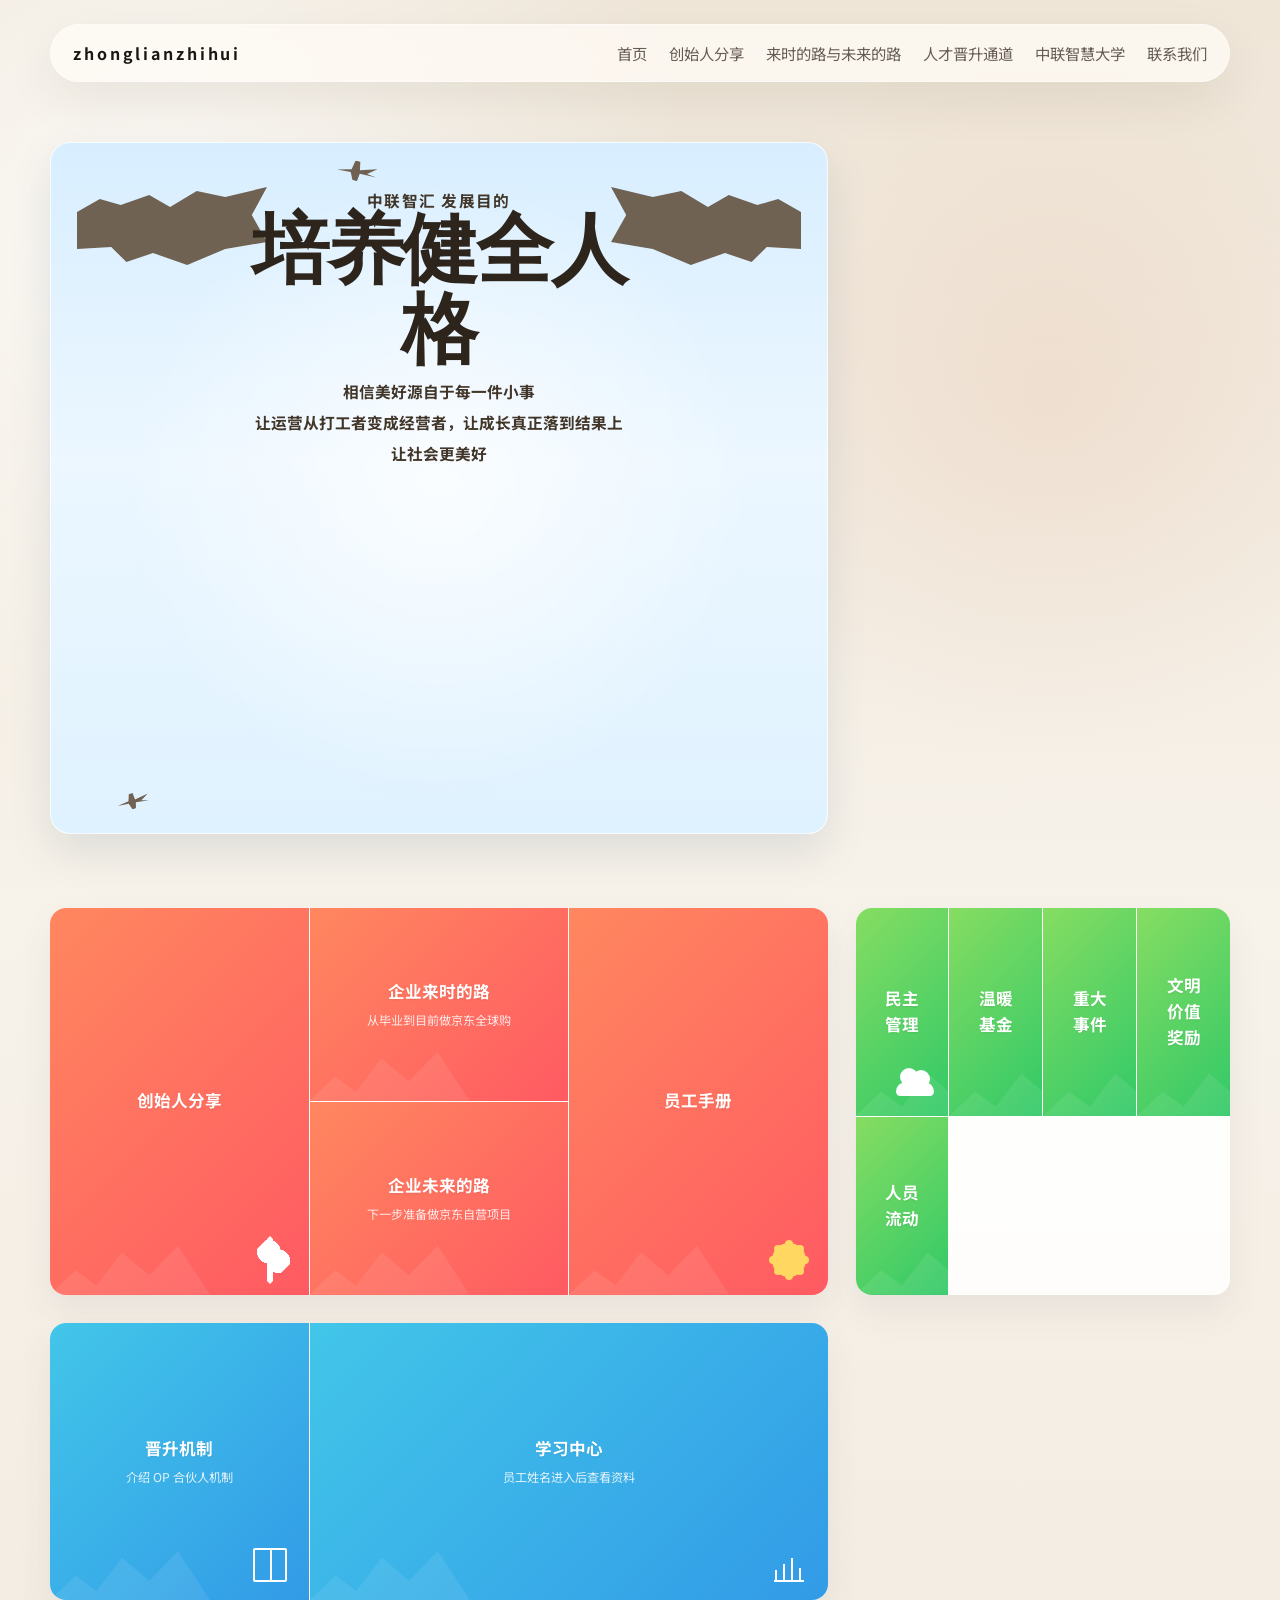
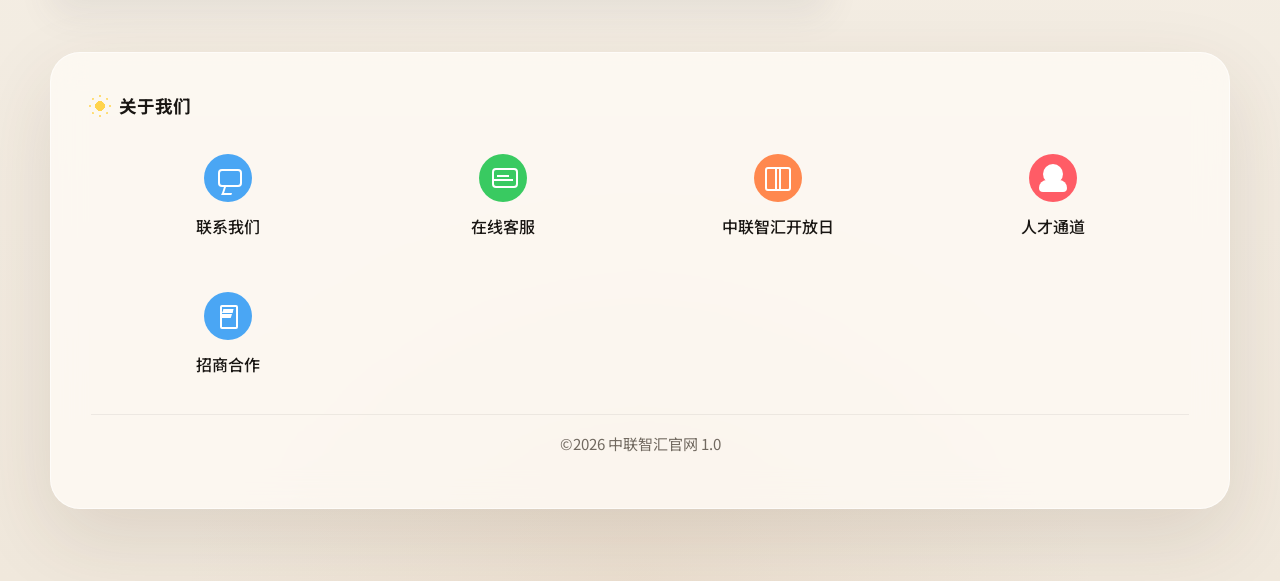
<file: index.html>
<!DOCTYPE html>
<html lang="zh-CN">
  <head>
    <meta charset="UTF-8" />
    <meta name="viewport" content="width=device-width, initial-scale=1.0" />
    <title>中联智汇｜相信美好，源自于每一件小事</title>
    <meta
      name="description"
      content="中联智汇官网 1.0。围绕创始人分享、企业来时与未来、人才晋升通道、中联智慧大学与联系我们，建立长期主义的京东运营成长型组织。"
    />
    <link rel="preconnect" href="https://fonts.googleapis.com" />
    <link rel="preconnect" href="https://fonts.gstatic.com" crossorigin />
    <link
      href="https://fonts.googleapis.com/css2?family=Cormorant+Garamond:wght@500;600;700&family=Noto+Sans+SC:wght@400;500;700;900&display=swap"
      rel="stylesheet"
    />
    <link rel="stylesheet" href="style.css" />
  </head>
  <body>
    <div class="page-shell">
      <header class="site-header">
        <a class="brand" href="index.html">zhonglianzhihui</a>
        <button class="nav-toggle" type="button" aria-label="切换导航" aria-expanded="false">
          <span></span>
          <span></span>
        </button>
        <nav class="site-nav">
          <a href="index.html" class="is-active">首页</a>
          <a href="founder.html">创始人分享</a>
          <a href="company.html">来时的路与未来的路</a>
          <a href="growth-path.html">人才晋升通道</a>
          <a href="training.html">中联智慧大学</a>
          <a href="contact.html">联系我们</a>
        </nav>
      </header>

      <main>
        <section class="portal-hero hero is-visible">
          <div class="portal-hero-art">
            <div class="portal-map portal-map-left"></div>
            <div class="portal-map portal-map-right"></div>
            <div class="plane plane-top"></div>
            <div class="plane plane-bottom"></div>
            <div class="portal-hero-copy">
              <p class="portal-hero-kicker">中联智汇 发展目的</p>
              <h1>培养健全人格</h1>
              <p>相信美好源自于每一件小事</p>
              <p>让运营从打工者变成经营者，让成长真正落到结果上</p>
              <p>让社会更美好</p>
            </div>
          </div>
        </section>

        <section class="portal-section hero is-visible">
          <div class="portal-row portal-row-coral">
            <a class="portal-tile portal-tile-large" href="founder.html">
              <span class="portal-tile-title">创始人分享</span>
              <span class="portal-tile-icon icon-heart"></span>
            </a>
            <div class="portal-stack">
              <a class="portal-tile" href="company.html">
                <span class="portal-tile-title">企业来时的路</span>
                <span class="portal-tile-subtitle">从毕业到目前做京东全球购</span>
              </a>
              <a class="portal-tile" href="company.html">
                <span class="portal-tile-title">企业未来的路</span>
                <span class="portal-tile-subtitle">下一步准备做京东自营项目</span>
              </a>
            </div>
            <a class="portal-tile portal-tile-large" href="training.html">
              <span class="portal-tile-title">员工手册</span>
              <span class="portal-tile-icon icon-sun"></span>
            </a>
          </div>

          <div class="portal-row portal-row-green">
            <a class="portal-tile portal-tile-large" href="contact.html">
              <span class="portal-tile-title">民主管理</span>
              <span class="portal-tile-icon icon-people"></span>
            </a>
            <a class="portal-tile" href="contact.html">
              <span class="portal-tile-title">温暖基金</span>
            </a>
            <a class="portal-tile" href="contact.html">
              <span class="portal-tile-title">重大事件</span>
            </a>
            <a class="portal-tile" href="contact.html">
              <span class="portal-tile-title">文明价值奖励</span>
            </a>
            <a class="portal-tile" href="contact.html">
              <span class="portal-tile-title">人员流动</span>
            </a>
          </div>

          <div class="portal-row portal-row-blue">
            <a class="portal-tile portal-tile-large" href="growth-path.html">
              <span class="portal-tile-title">晋升机制</span>
              <span class="portal-tile-subtitle">介绍 OP 合伙人机制</span>
              <span class="portal-tile-icon icon-book"></span>
            </a>
            <a class="portal-tile portal-tile-large" href="training.html">
              <span class="portal-tile-title">学习中心</span>
              <span class="portal-tile-subtitle">员工姓名进入后查看资料</span>
              <span class="portal-tile-icon icon-chart"></span>
            </a>
          </div>
        </section>

        <section class="portal-about section is-visible">
          <div class="portal-about-head">
            <span class="portal-about-star"></span>
            <h2>关于我们</h2>
          </div>
          <div class="portal-about-links">
            <a class="portal-about-link" href="contact.html">
              <span class="about-icon about-icon-blue"></span>
              <strong>联系我们</strong>
            </a>
            <a class="portal-about-link" href="contact.html">
              <span class="about-icon about-icon-green"></span>
              <strong>在线客服</strong>
            </a>
            <a class="portal-about-link" href="company.html">
              <span class="about-icon about-icon-orange"></span>
              <strong>中联智汇开放日</strong>
            </a>
            <a class="portal-about-link" href="growth-path.html">
              <span class="about-icon about-icon-red"></span>
              <strong>人才通道</strong>
            </a>
            <a class="portal-about-link" href="contact.html">
              <span class="about-icon about-icon-blue outline"></span>
              <strong>招商合作</strong>
            </a>
          </div>
          <div class="portal-footer-note">©2026 中联智汇官网 1.0</div>
        </section>
      </main>
    </div>

    <script src="script.js"></script>
  </body>
</html>
</file>
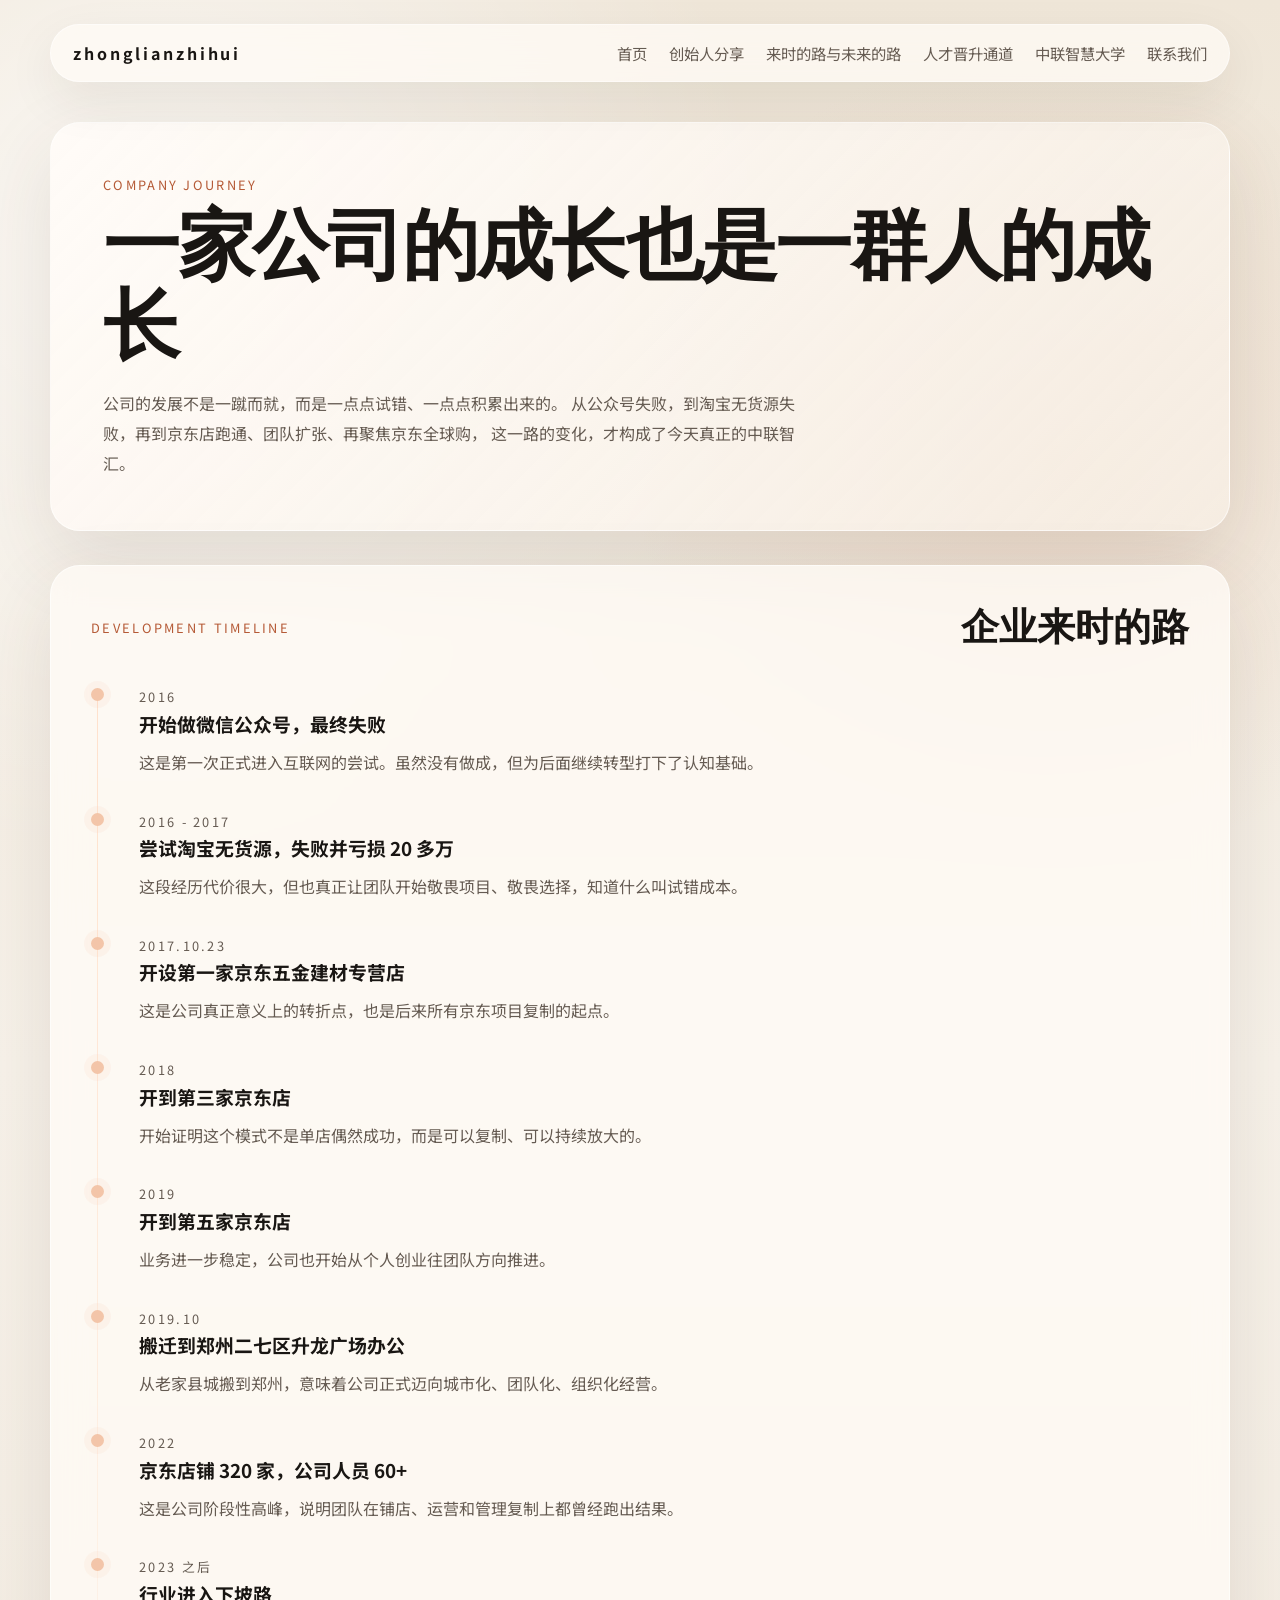
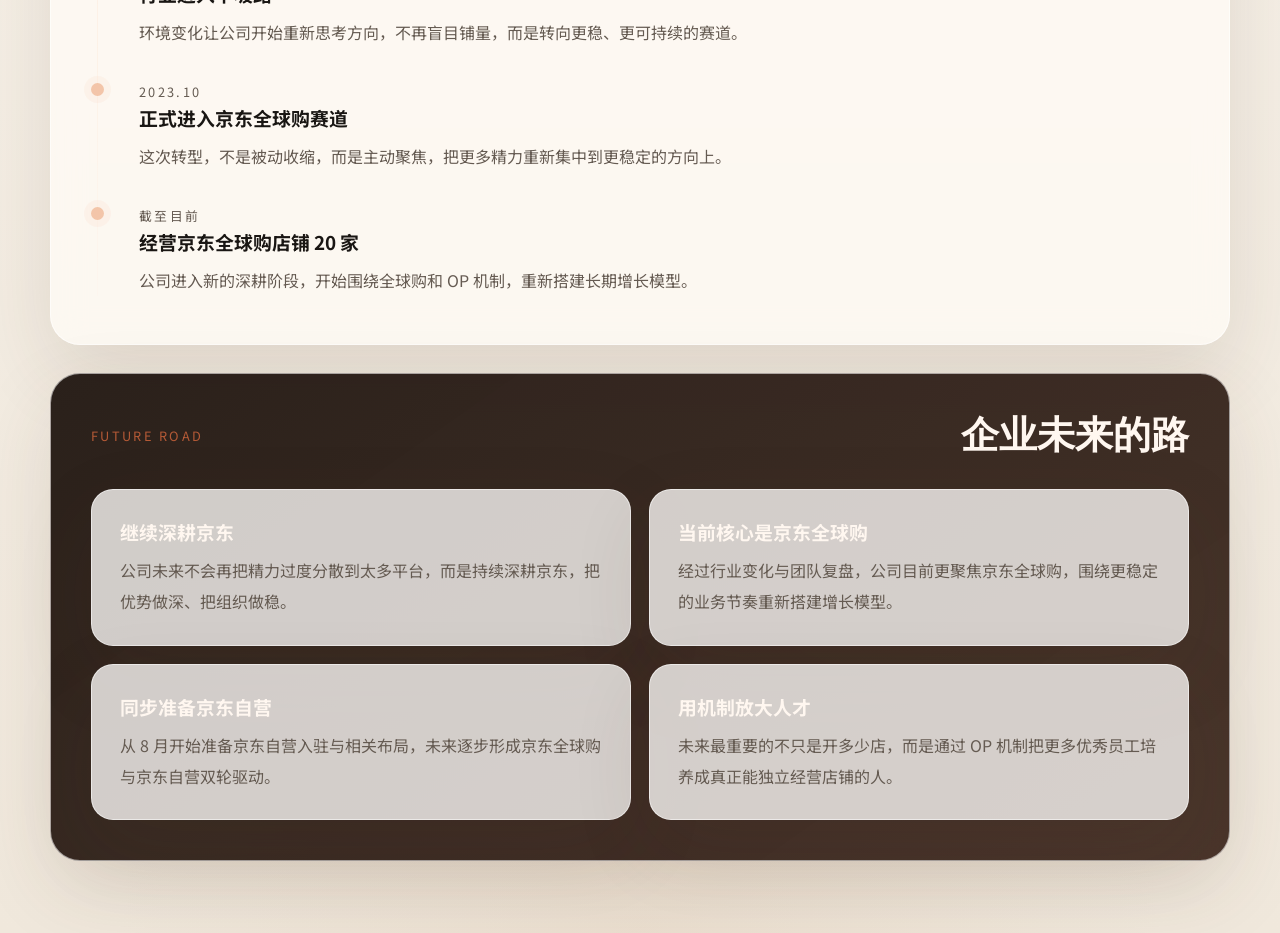
<file: company.html>
<!DOCTYPE html>
<html lang="zh-CN">
  <head>
    <meta charset="UTF-8" />
    <meta name="viewport" content="width=device-width, initial-scale=1.0" />
    <title>企业来时的路与未来的路｜中联智汇</title>
    <meta name="description" content="中联智汇从京东店起步，到郑州发展、聚焦京东国际，再到准备布局京东自营的成长历程。" />
    <link rel="preconnect" href="https://fonts.googleapis.com" />
    <link rel="preconnect" href="https://fonts.gstatic.com" crossorigin />
    <link
      href="https://fonts.googleapis.com/css2?family=Cormorant+Garamond:wght@500;600;700&family=Noto+Sans+SC:wght@400;500;700;900&display=swap"
      rel="stylesheet"
    />
    <link rel="stylesheet" href="style.css" />
  </head>
  <body>
    <div class="page-shell">
      <header class="site-header">
        <a class="brand" href="index.html">zhonglianzhihui</a>
        <button class="nav-toggle" type="button" aria-label="切换导航" aria-expanded="false">
          <span></span>
          <span></span>
        </button>
        <nav class="site-nav">
          <a href="index.html">首页</a>
          <a href="founder.html">创始人分享</a>
          <a href="company.html" class="is-active">来时的路与未来的路</a>
          <a href="growth-path.html">人才晋升通道</a>
          <a href="training.html">中联智慧大学</a>
          <a href="contact.html">联系我们</a>
        </nav>
      </header>

      <main>
        <section class="hero inner-hero">
          <div class="hero-copy">
            <p class="eyebrow">Company Journey</p>
            <h1>一家公司的成长也是一群人的成长</h1>
            <p class="hero-intro">
              公司的发展不是一蹴而就，而是一点点试错、一点点积累出来的。
              从公众号失败，到淘宝无货源失败，再到京东店跑通、团队扩张、再聚焦京东全球购，
              这一路的变化，才构成了今天真正的中联智汇。
            </p>
          </div>
        </section>

        <section class="section">
          <div class="section-heading">
            <p class="section-kicker">Development Timeline</p>
            <h2>企业来时的路</h2>
          </div>
          <div class="timeline">
            <article class="timeline-item">
              <div class="timeline-dot"></div>
              <div class="timeline-content">
                <p class="timeline-year">2016</p>
                <h3>开始做微信公众号，最终失败</h3>
                <p>这是第一次正式进入互联网的尝试。虽然没有做成，但为后面继续转型打下了认知基础。</p>
              </div>
            </article>
            <article class="timeline-item">
              <div class="timeline-dot"></div>
              <div class="timeline-content">
                <p class="timeline-year">2016 - 2017</p>
                <h3>尝试淘宝无货源，失败并亏损 20 多万</h3>
                <p>这段经历代价很大，但也真正让团队开始敬畏项目、敬畏选择，知道什么叫试错成本。</p>
              </div>
            </article>
            <article class="timeline-item">
              <div class="timeline-dot"></div>
              <div class="timeline-content">
                <p class="timeline-year">2017.10.23</p>
                <h3>开设第一家京东五金建材专营店</h3>
                <p>这是公司真正意义上的转折点，也是后来所有京东项目复制的起点。</p>
              </div>
            </article>
            <article class="timeline-item">
              <div class="timeline-dot"></div>
              <div class="timeline-content">
                <p class="timeline-year">2018</p>
                <h3>开到第三家京东店</h3>
                <p>开始证明这个模式不是单店偶然成功，而是可以复制、可以持续放大的。</p>
              </div>
            </article>
            <article class="timeline-item">
              <div class="timeline-dot"></div>
              <div class="timeline-content">
                <p class="timeline-year">2019</p>
                <h3>开到第五家京东店</h3>
                <p>业务进一步稳定，公司也开始从个人创业往团队方向推进。</p>
              </div>
            </article>
            <article class="timeline-item">
              <div class="timeline-dot"></div>
              <div class="timeline-content">
                <p class="timeline-year">2019.10</p>
                <h3>搬迁到郑州二七区升龙广场办公</h3>
                <p>从老家县城搬到郑州，意味着公司正式迈向城市化、团队化、组织化经营。</p>
              </div>
            </article>
            <article class="timeline-item">
              <div class="timeline-dot"></div>
              <div class="timeline-content">
                <p class="timeline-year">2022</p>
                <h3>京东店铺 320 家，公司人员 60+</h3>
                <p>这是公司阶段性高峰，说明团队在铺店、运营和管理复制上都曾经跑出结果。</p>
              </div>
            </article>
            <article class="timeline-item">
              <div class="timeline-dot"></div>
              <div class="timeline-content">
                <p class="timeline-year">2023 之后</p>
                <h3>行业进入下坡路</h3>
                <p>环境变化让公司开始重新思考方向，不再盲目铺量，而是转向更稳、更可持续的赛道。</p>
              </div>
            </article>
            <article class="timeline-item">
              <div class="timeline-dot"></div>
              <div class="timeline-content">
                <p class="timeline-year">2023.10</p>
                <h3>正式进入京东全球购赛道</h3>
                <p>这次转型，不是被动收缩，而是主动聚焦，把更多精力重新集中到更稳定的方向上。</p>
              </div>
            </article>
            <article class="timeline-item">
              <div class="timeline-dot"></div>
              <div class="timeline-content">
                <p class="timeline-year">截至目前</p>
                <h3>经营京东全球购店铺 20 家</h3>
                <p>公司进入新的深耕阶段，开始围绕全球购和 OP 机制，重新搭建长期增长模型。</p>
              </div>
            </article>
          </div>
        </section>

        <section class="section section-dark">
          <div class="section-heading">
            <p class="section-kicker">Future Road</p>
            <h2>企业未来的路</h2>
          </div>
          <div class="phase-grid">
            <article class="phase-card">
              <h3>继续深耕京东</h3>
              <p>公司未来不会再把精力过度分散到太多平台，而是持续深耕京东，把优势做深、把组织做稳。</p>
            </article>
            <article class="phase-card">
              <h3>当前核心是京东全球购</h3>
              <p>经过行业变化与团队复盘，公司目前更聚焦京东全球购，围绕更稳定的业务节奏重新搭建增长模型。</p>
            </article>
            <article class="phase-card">
              <h3>同步准备京东自营</h3>
              <p>从 8 月开始准备京东自营入驻与相关布局，未来逐步形成京东全球购与京东自营双轮驱动。</p>
            </article>
            <article class="phase-card">
              <h3>用机制放大人才</h3>
              <p>未来最重要的不只是开多少店，而是通过 OP 机制把更多优秀员工培养成真正能独立经营店铺的人。</p>
            </article>
          </div>
        </section>
      </main>
    </div>
    <script src="script.js"></script>
  </body>
</html>
</file>
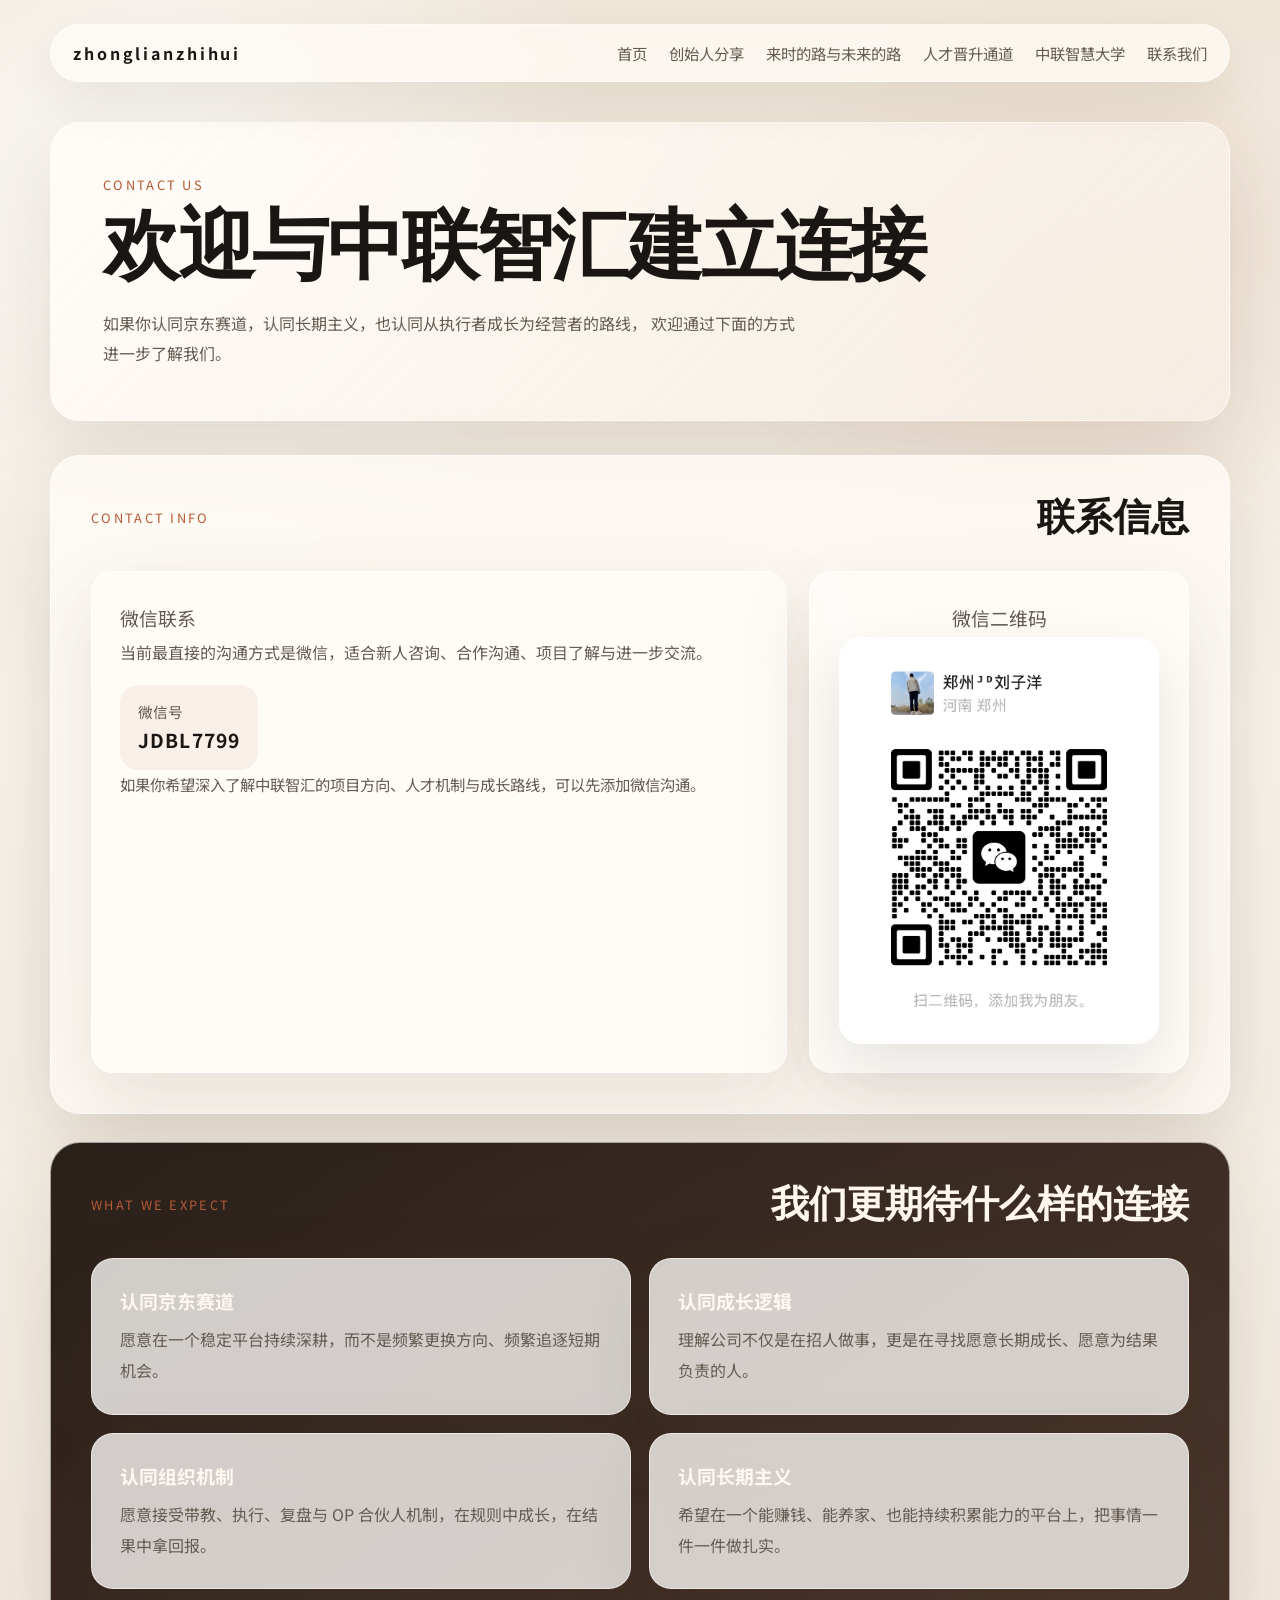
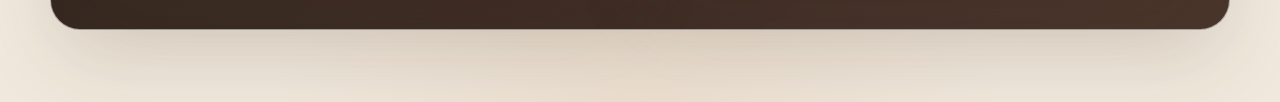
<file: contact.html>
<!DOCTYPE html>
<html lang="zh-CN">
  <head>
    <meta charset="UTF-8" />
    <meta name="viewport" content="width=device-width, initial-scale=1.0" />
    <title>联系我们｜中联智汇</title>
    <meta
      name="description"
      content="联系中联智汇，了解京东全球购、京东自营、人才合作与公司发展方向。"
    />
    <link rel="preconnect" href="https://fonts.googleapis.com" />
    <link rel="preconnect" href="https://fonts.gstatic.com" crossorigin />
    <link
      href="https://fonts.googleapis.com/css2?family=Cormorant+Garamond:wght@500;600;700&family=Noto+Sans+SC:wght@400;500;700;900&display=swap"
      rel="stylesheet"
    />
    <link rel="stylesheet" href="style.css" />
  </head>
  <body>
    <div class="page-shell">
      <header class="site-header">
        <a class="brand" href="index.html">zhonglianzhihui</a>
        <button class="nav-toggle" type="button" aria-label="切换导航" aria-expanded="false">
          <span></span>
          <span></span>
        </button>
        <nav class="site-nav">
          <a href="index.html">首页</a>
          <a href="founder.html">创始人分享</a>
          <a href="company.html">来时的路与未来的路</a>
          <a href="growth-path.html">人才晋升通道</a>
          <a href="training.html">中联智慧大学</a>
          <a href="contact.html" class="is-active">联系我们</a>
        </nav>
      </header>

      <main>
        <section class="hero inner-hero">
          <div class="hero-copy">
            <p class="eyebrow">Contact Us</p>
            <h1>欢迎与中联智汇建立连接</h1>
            <p class="hero-intro">
              如果你认同京东赛道，认同长期主义，也认同从执行者成长为经营者的路线，
              欢迎通过下面的方式进一步了解我们。
            </p>
          </div>
        </section>

        <section class="section">
          <div class="section-heading">
            <p class="section-kicker">Contact Info</p>
            <h2>联系信息</h2>
          </div>
          <div class="contact-layout">
            <div class="contact-card">
              <p class="contact-title">微信联系</p>
              <p>当前最直接的沟通方式是微信，适合新人咨询、合作沟通、项目了解与进一步交流。</p>
              <div class="contact-meta">
                <span>微信号</span>
                <strong>JDBL7799</strong>
              </div>
              <p class="contact-note">如果你希望深入了解中联智汇的项目方向、人才机制与成长路线，可以先添加微信沟通。</p>
            </div>
            <div class="contact-card qr-card">
              <p class="contact-title">微信二维码</p>
              <img class="qr-image" src="wechat-qr.jpg" alt="刘子洋微信二维码" />
            </div>
          </div>
        </section>

        <section class="section section-dark">
          <div class="section-heading">
            <p class="section-kicker">What We Expect</p>
            <h2>我们更期待什么样的连接</h2>
          </div>
          <div class="phase-grid">
            <article class="phase-card">
              <h3>认同京东赛道</h3>
              <p>愿意在一个稳定平台持续深耕，而不是频繁更换方向、频繁追逐短期机会。</p>
            </article>
            <article class="phase-card">
              <h3>认同成长逻辑</h3>
              <p>理解公司不仅是在招人做事，更是在寻找愿意长期成长、愿意为结果负责的人。</p>
            </article>
            <article class="phase-card">
              <h3>认同组织机制</h3>
              <p>愿意接受带教、执行、复盘与 OP 合伙人机制，在规则中成长，在结果中拿回报。</p>
            </article>
            <article class="phase-card">
              <h3>认同长期主义</h3>
              <p>希望在一个能赚钱、能养家、也能持续积累能力的平台上，把事情一件一件做扎实。</p>
            </article>
          </div>
        </section>
      </main>
    </div>
    <script src="script.js"></script>
  </body>
</html>
</file>
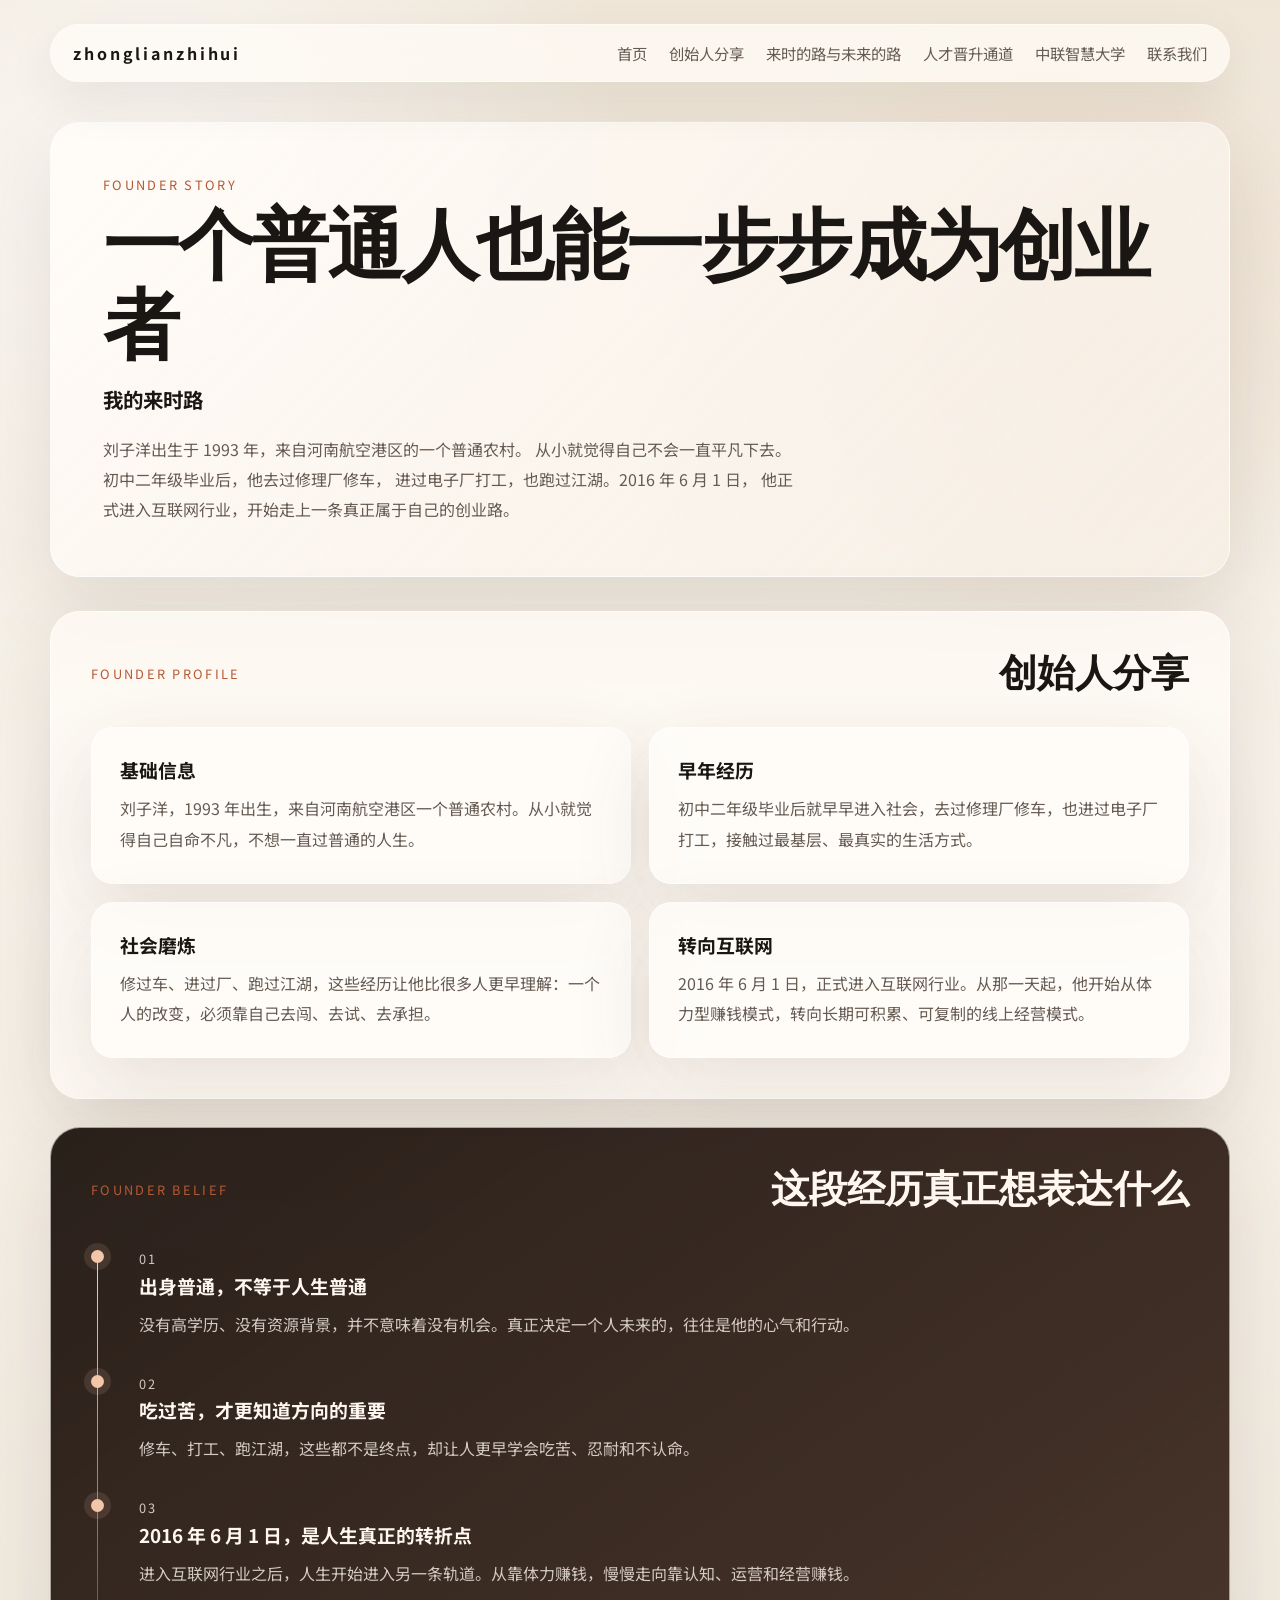
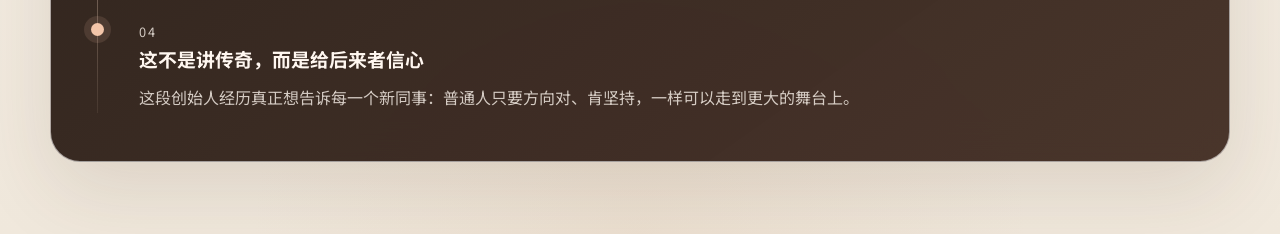
<file: founder.html>
<!DOCTYPE html>
<html lang="zh-CN">
  <head>
    <meta charset="UTF-8" />
    <meta name="viewport" content="width=device-width, initial-scale=1.0" />
    <title>创始人分享｜中联智汇</title>
    <meta name="description" content="刘子洋的成长经历、创业转折与长期深耕京东平台的底层逻辑。" />
    <link rel="preconnect" href="https://fonts.googleapis.com" />
    <link rel="preconnect" href="https://fonts.gstatic.com" crossorigin />
    <link
      href="https://fonts.googleapis.com/css2?family=Cormorant+Garamond:wght@500;600;700&family=Noto+Sans+SC:wght@400;500;700;900&display=swap"
      rel="stylesheet"
    />
    <link rel="stylesheet" href="style.css" />
  </head>
  <body>
    <div class="page-shell">
      <header class="site-header">
        <a class="brand" href="index.html">zhonglianzhihui</a>
        <button class="nav-toggle" type="button" aria-label="切换导航" aria-expanded="false">
          <span></span>
          <span></span>
        </button>
        <nav class="site-nav">
          <a href="index.html">首页</a>
          <a href="founder.html" class="is-active">创始人分享</a>
          <a href="company.html">来时的路与未来的路</a>
          <a href="growth-path.html">人才晋升通道</a>
          <a href="training.html">中联智慧大学</a>
          <a href="contact.html">联系我们</a>
        </nav>
      </header>

      <main>
        <section class="hero inner-hero">
          <div class="hero-copy">
            <p class="eyebrow">Founder Story</p>
            <h1>一个普通人也能一步步成为创业者</h1>
            <p class="hero-subtitle">我的来时路</p>
            <p class="hero-intro">
              刘子洋出生于 1993 年，来自河南航空港区的一个普通农村。
              从小就觉得自己不会一直平凡下去。初中二年级毕业后，他去过修理厂修车，
              进过电子厂打工，也跑过江湖。2016 年 6 月 1 日，
              他正式进入互联网行业，开始走上一条真正属于自己的创业路。
            </p>
          </div>
        </section>

        <section class="section">
          <div class="section-heading">
            <p class="section-kicker">Founder Profile</p>
            <h2>创始人分享</h2>
          </div>
          <div class="phase-grid">
            <article class="phase-card">
              <h3>基础信息</h3>
              <p>刘子洋，1993 年出生，来自河南航空港区一个普通农村。从小就觉得自己自命不凡，不想一直过普通的人生。</p>
            </article>
            <article class="phase-card">
              <h3>早年经历</h3>
              <p>初中二年级毕业后就早早进入社会，去过修理厂修车，也进过电子厂打工，接触过最基层、最真实的生活方式。</p>
            </article>
            <article class="phase-card">
              <h3>社会磨炼</h3>
              <p>修过车、进过厂、跑过江湖，这些经历让他比很多人更早理解：一个人的改变，必须靠自己去闯、去试、去承担。</p>
            </article>
            <article class="phase-card">
              <h3>转向互联网</h3>
              <p>2016 年 6 月 1 日，正式进入互联网行业。从那一天起，他开始从体力型赚钱模式，转向长期可积累、可复制的线上经营模式。</p>
            </article>
          </div>
        </section>

        <section class="section section-dark">
          <div class="section-heading">
            <p class="section-kicker">Founder Belief</p>
            <h2>这段经历真正想表达什么</h2>
          </div>
          <div class="timeline">
            <article class="timeline-item">
              <div class="timeline-dot"></div>
              <div class="timeline-content">
                <p class="timeline-year">01</p>
                <h3>出身普通，不等于人生普通</h3>
                <p>没有高学历、没有资源背景，并不意味着没有机会。真正决定一个人未来的，往往是他的心气和行动。</p>
              </div>
            </article>
            <article class="timeline-item">
              <div class="timeline-dot"></div>
              <div class="timeline-content">
                <p class="timeline-year">02</p>
                <h3>吃过苦，才更知道方向的重要</h3>
                <p>修车、打工、跑江湖，这些都不是终点，却让人更早学会吃苦、忍耐和不认命。</p>
              </div>
            </article>
            <article class="timeline-item">
              <div class="timeline-dot"></div>
              <div class="timeline-content">
                <p class="timeline-year">03</p>
                <h3>2016 年 6 月 1 日，是人生真正的转折点</h3>
                <p>进入互联网行业之后，人生开始进入另一条轨道。从靠体力赚钱，慢慢走向靠认知、运营和经营赚钱。</p>
              </div>
            </article>
            <article class="timeline-item">
              <div class="timeline-dot"></div>
              <div class="timeline-content">
                <p class="timeline-year">04</p>
                <h3>这不是讲传奇，而是给后来者信心</h3>
                <p>这段创始人经历真正想告诉每一个新同事：普通人只要方向对、肯坚持，一样可以走到更大的舞台上。</p>
              </div>
            </article>
          </div>
        </section>
      </main>
    </div>
    <script src="script.js"></script>
  </body>
</html>
</file>
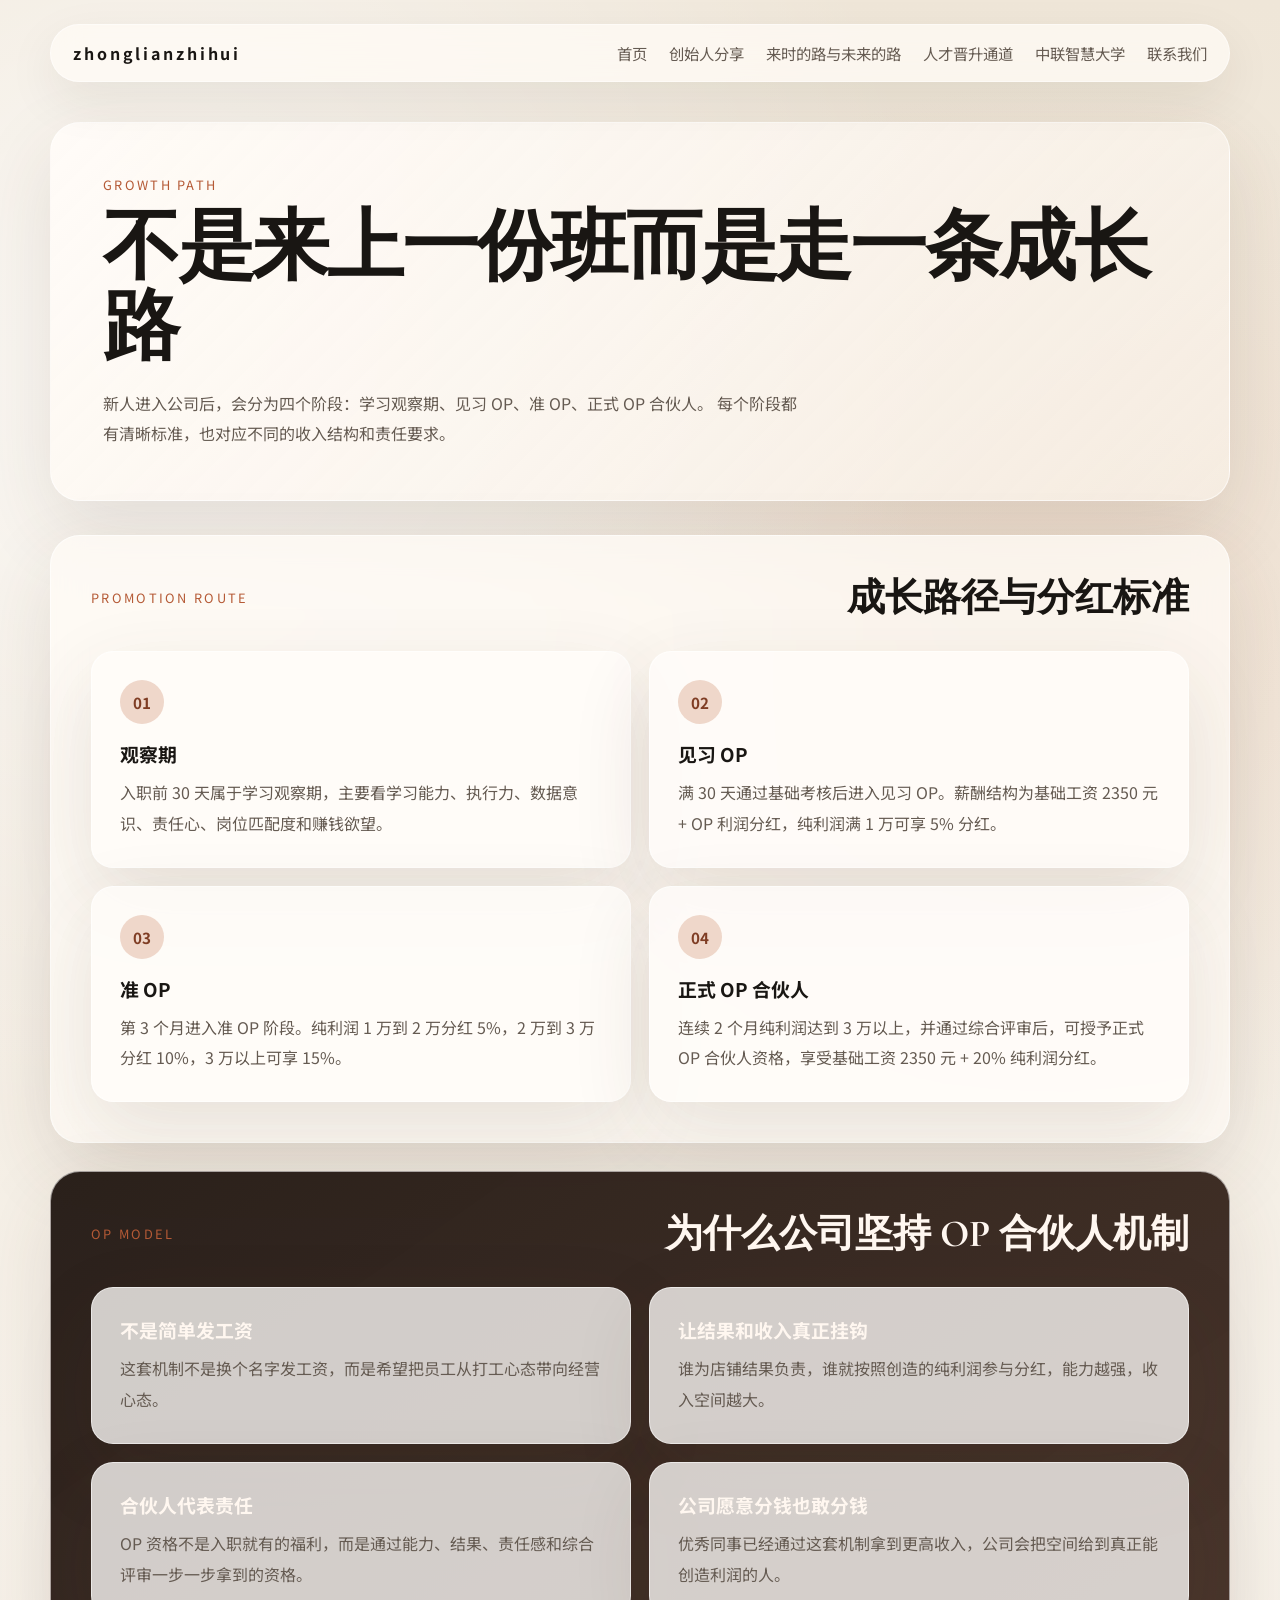
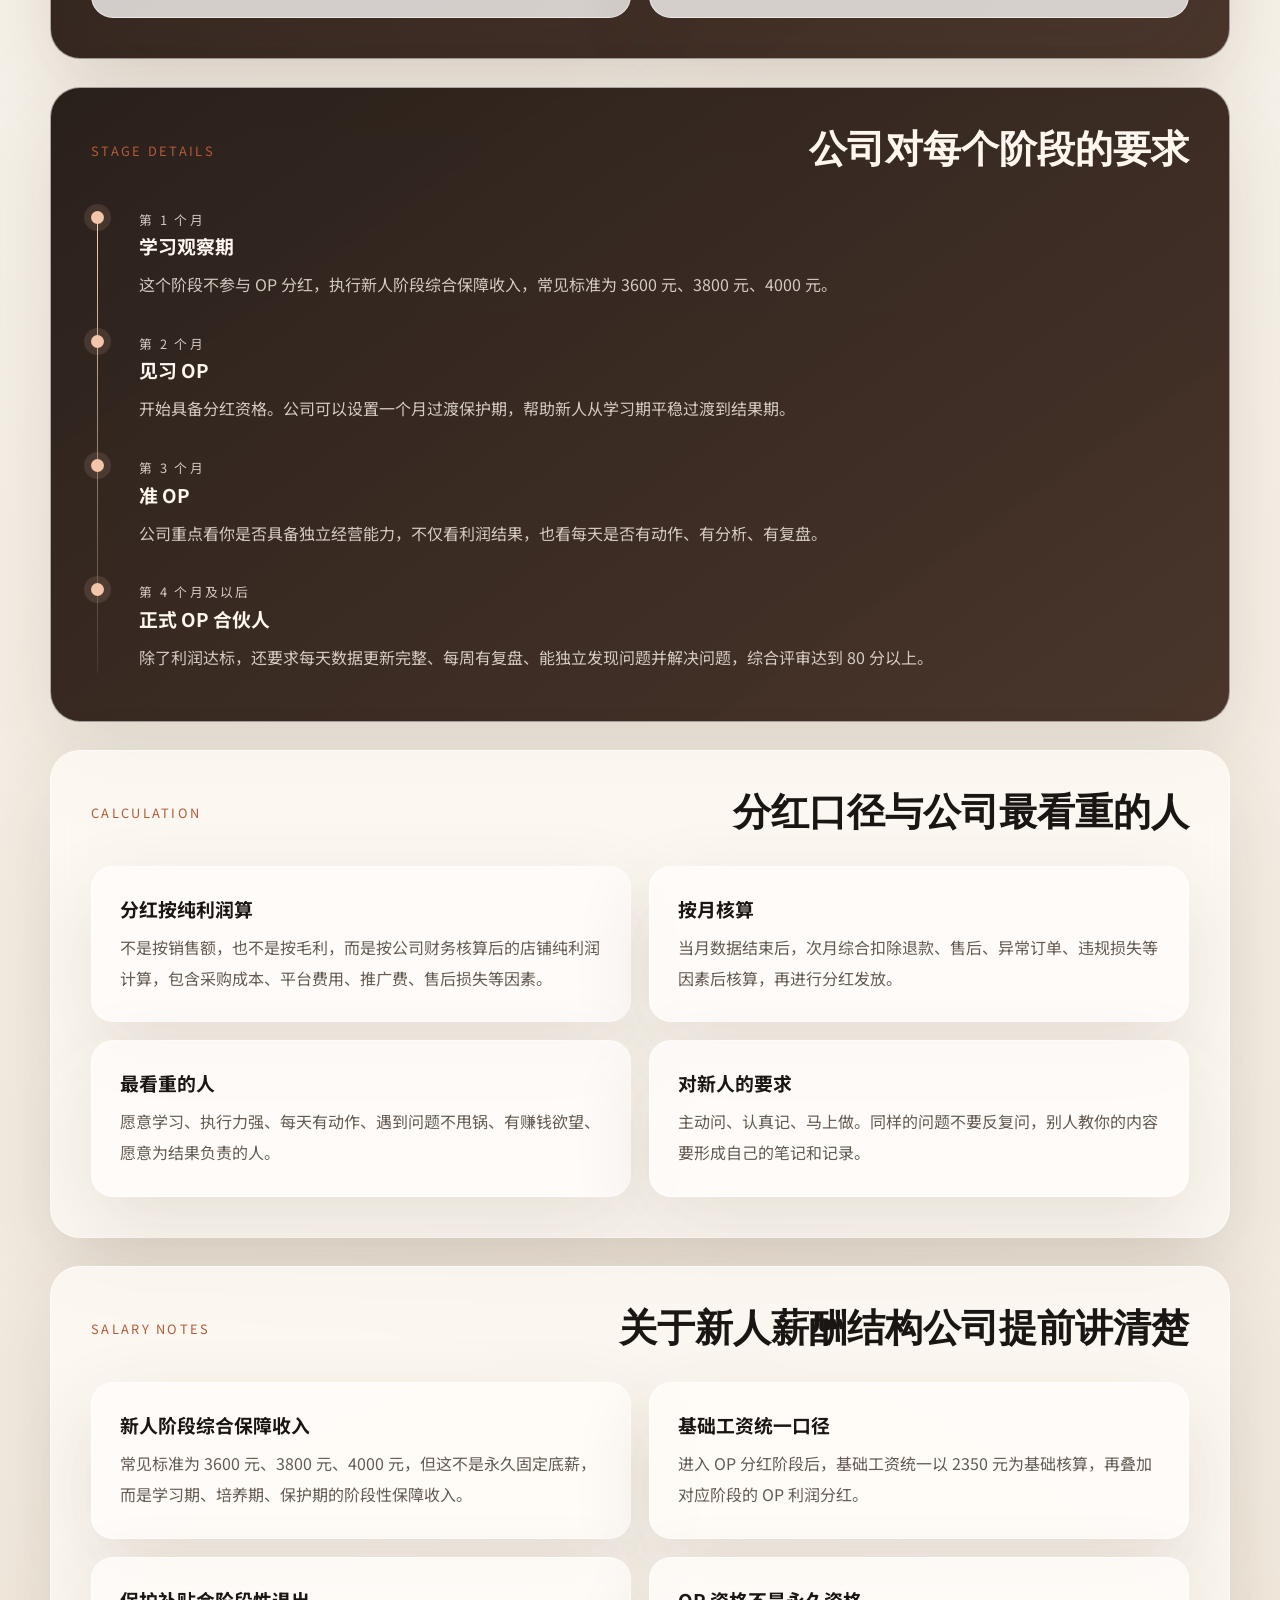
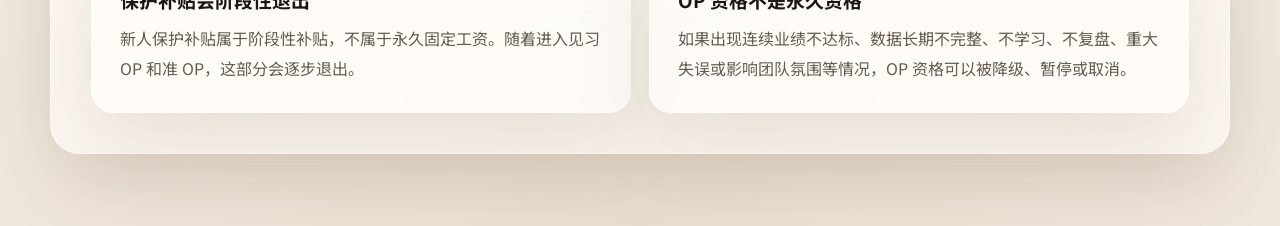
<file: growth-path.html>
<!DOCTYPE html>
<html lang="zh-CN">
  <head>
    <meta charset="UTF-8" />
    <meta name="viewport" content="width=device-width, initial-scale=1.0" />
    <title>人才晋升通道｜中联智汇</title>
    <meta name="description" content="展示从观察期到正式 OP 合伙人的成长路径与分红机制。" />
    <link rel="preconnect" href="https://fonts.googleapis.com" />
    <link rel="preconnect" href="https://fonts.gstatic.com" crossorigin />
    <link
      href="https://fonts.googleapis.com/css2?family=Cormorant+Garamond:wght@500;600;700&family=Noto+Sans+SC:wght@400;500;700;900&display=swap"
      rel="stylesheet"
    />
    <link rel="stylesheet" href="style.css" />
  </head>
  <body>
    <div class="page-shell">
      <header class="site-header">
        <a class="brand" href="index.html">zhonglianzhihui</a>
        <button class="nav-toggle" type="button" aria-label="切换导航" aria-expanded="false">
          <span></span>
          <span></span>
        </button>
        <nav class="site-nav">
          <a href="index.html">首页</a>
          <a href="founder.html">创始人分享</a>
          <a href="company.html">来时的路与未来的路</a>
          <a href="growth-path.html" class="is-active">人才晋升通道</a>
          <a href="training.html">中联智慧大学</a>
          <a href="contact.html">联系我们</a>
        </nav>
      </header>

      <main>
        <section class="hero inner-hero">
          <div class="hero-copy">
            <p class="eyebrow">Growth Path</p>
            <h1>不是来上一份班而是走一条成长路</h1>
            <p class="hero-intro">
              新人进入公司后，会分为四个阶段：学习观察期、见习 OP、准 OP、正式 OP 合伙人。
              每个阶段都有清晰标准，也对应不同的收入结构和责任要求。
            </p>
          </div>
        </section>

        <section class="section">
          <div class="section-heading">
            <p class="section-kicker">Promotion Route</p>
            <h2>成长路径与分红标准</h2>
          </div>
          <div class="join-steps">
            <article class="step-card">
              <strong>01</strong>
              <h3>观察期</h3>
              <p>入职前 30 天属于学习观察期，主要看学习能力、执行力、数据意识、责任心、岗位匹配度和赚钱欲望。</p>
            </article>
            <article class="step-card">
              <strong>02</strong>
              <h3>见习 OP</h3>
              <p>满 30 天通过基础考核后进入见习 OP。薪酬结构为基础工资 2350 元 + OP 利润分红，纯利润满 1 万可享 5% 分红。</p>
            </article>
            <article class="step-card">
              <strong>03</strong>
              <h3>准 OP</h3>
              <p>第 3 个月进入准 OP 阶段。纯利润 1 万到 2 万分红 5%，2 万到 3 万分红 10%，3 万以上可享 15%。</p>
            </article>
            <article class="step-card">
              <strong>04</strong>
              <h3>正式 OP 合伙人</h3>
              <p>连续 2 个月纯利润达到 3 万以上，并通过综合评审后，可授予正式 OP 合伙人资格，享受基础工资 2350 元 + 20% 纯利润分红。</p>
            </article>
          </div>
        </section>

        <section class="section section-dark">
          <div class="section-heading">
            <p class="section-kicker">OP Model</p>
            <h2>为什么公司坚持 OP 合伙人机制</h2>
          </div>
          <div class="phase-grid">
            <article class="phase-card">
              <h3>不是简单发工资</h3>
              <p>这套机制不是换个名字发工资，而是希望把员工从打工心态带向经营心态。</p>
            </article>
            <article class="phase-card">
              <h3>让结果和收入真正挂钩</h3>
              <p>谁为店铺结果负责，谁就按照创造的纯利润参与分红，能力越强，收入空间越大。</p>
            </article>
            <article class="phase-card">
              <h3>合伙人代表责任</h3>
              <p>OP 资格不是入职就有的福利，而是通过能力、结果、责任感和综合评审一步一步拿到的资格。</p>
            </article>
            <article class="phase-card">
              <h3>公司愿意分钱也敢分钱</h3>
              <p>优秀同事已经通过这套机制拿到更高收入，公司会把空间给到真正能创造利润的人。</p>
            </article>
          </div>
        </section>

        <section class="section section-dark">
          <div class="section-heading">
            <p class="section-kicker">Stage Details</p>
            <h2>公司对每个阶段的要求</h2>
          </div>
          <div class="timeline">
            <article class="timeline-item">
              <div class="timeline-dot"></div>
              <div class="timeline-content">
                <p class="timeline-year">第 1 个月</p>
                <h3>学习观察期</h3>
                <p>这个阶段不参与 OP 分红，执行新人阶段综合保障收入，常见标准为 3600 元、3800 元、4000 元。</p>
              </div>
            </article>
            <article class="timeline-item">
              <div class="timeline-dot"></div>
              <div class="timeline-content">
                <p class="timeline-year">第 2 个月</p>
                <h3>见习 OP</h3>
                <p>开始具备分红资格。公司可以设置一个月过渡保护期，帮助新人从学习期平稳过渡到结果期。</p>
              </div>
            </article>
            <article class="timeline-item">
              <div class="timeline-dot"></div>
              <div class="timeline-content">
                <p class="timeline-year">第 3 个月</p>
                <h3>准 OP</h3>
                <p>公司重点看你是否具备独立经营能力，不仅看利润结果，也看每天是否有动作、有分析、有复盘。</p>
              </div>
            </article>
            <article class="timeline-item">
              <div class="timeline-dot"></div>
              <div class="timeline-content">
                <p class="timeline-year">第 4 个月及以后</p>
                <h3>正式 OP 合伙人</h3>
                <p>除了利润达标，还要求每天数据更新完整、每周有复盘、能独立发现问题并解决问题，综合评审达到 80 分以上。</p>
              </div>
            </article>
          </div>
        </section>

        <section class="section">
          <div class="section-heading">
            <p class="section-kicker">Calculation</p>
            <h2>分红口径与公司最看重的人</h2>
          </div>
          <div class="phase-grid">
            <article class="phase-card">
              <h3>分红按纯利润算</h3>
              <p>不是按销售额，也不是按毛利，而是按公司财务核算后的店铺纯利润计算，包含采购成本、平台费用、推广费、售后损失等因素。</p>
            </article>
            <article class="phase-card">
              <h3>按月核算</h3>
              <p>当月数据结束后，次月综合扣除退款、售后、异常订单、违规损失等因素后核算，再进行分红发放。</p>
            </article>
            <article class="phase-card">
              <h3>最看重的人</h3>
              <p>愿意学习、执行力强、每天有动作、遇到问题不甩锅、有赚钱欲望、愿意为结果负责的人。</p>
            </article>
            <article class="phase-card">
              <h3>对新人的要求</h3>
              <p>主动问、认真记、马上做。同样的问题不要反复问，别人教你的内容要形成自己的笔记和记录。</p>
            </article>
          </div>
        </section>

        <section class="section">
          <div class="section-heading">
            <p class="section-kicker">Salary Notes</p>
            <h2>关于新人薪酬结构公司提前讲清楚</h2>
          </div>
          <div class="phase-grid">
            <article class="phase-card">
              <h3>新人阶段综合保障收入</h3>
              <p>常见标准为 3600 元、3800 元、4000 元，但这不是永久固定底薪，而是学习期、培养期、保护期的阶段性保障收入。</p>
            </article>
            <article class="phase-card">
              <h3>基础工资统一口径</h3>
              <p>进入 OP 分红阶段后，基础工资统一以 2350 元为基础核算，再叠加对应阶段的 OP 利润分红。</p>
            </article>
            <article class="phase-card">
              <h3>保护补贴会阶段性退出</h3>
              <p>新人保护补贴属于阶段性补贴，不属于永久固定工资。随着进入见习 OP 和准 OP，这部分会逐步退出。</p>
            </article>
            <article class="phase-card">
              <h3>OP 资格不是永久资格</h3>
              <p>如果出现连续业绩不达标、数据长期不完整、不学习、不复盘、重大失误或影响团队氛围等情况，OP 资格可以被降级、暂停或取消。</p>
            </article>
          </div>
        </section>
      </main>
    </div>
    <script src="script.js"></script>
  </body>
</html>
</file>
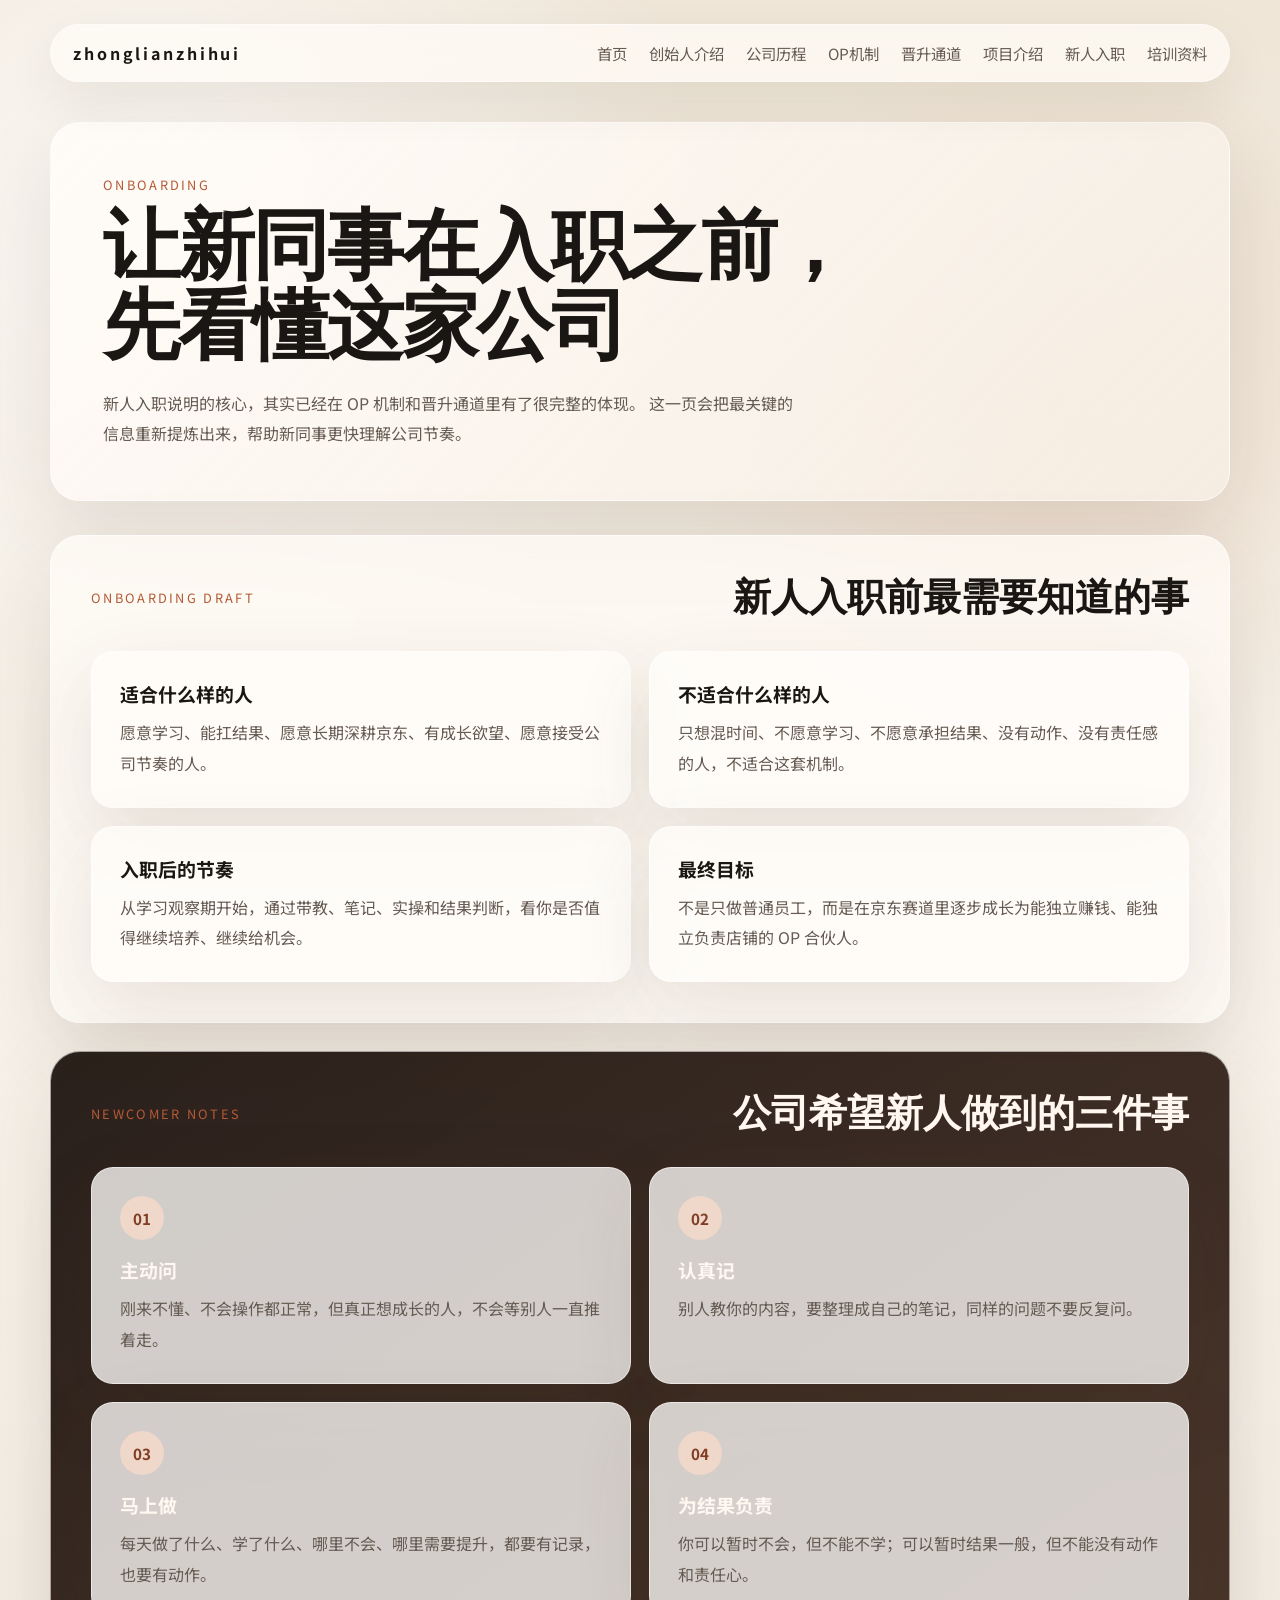
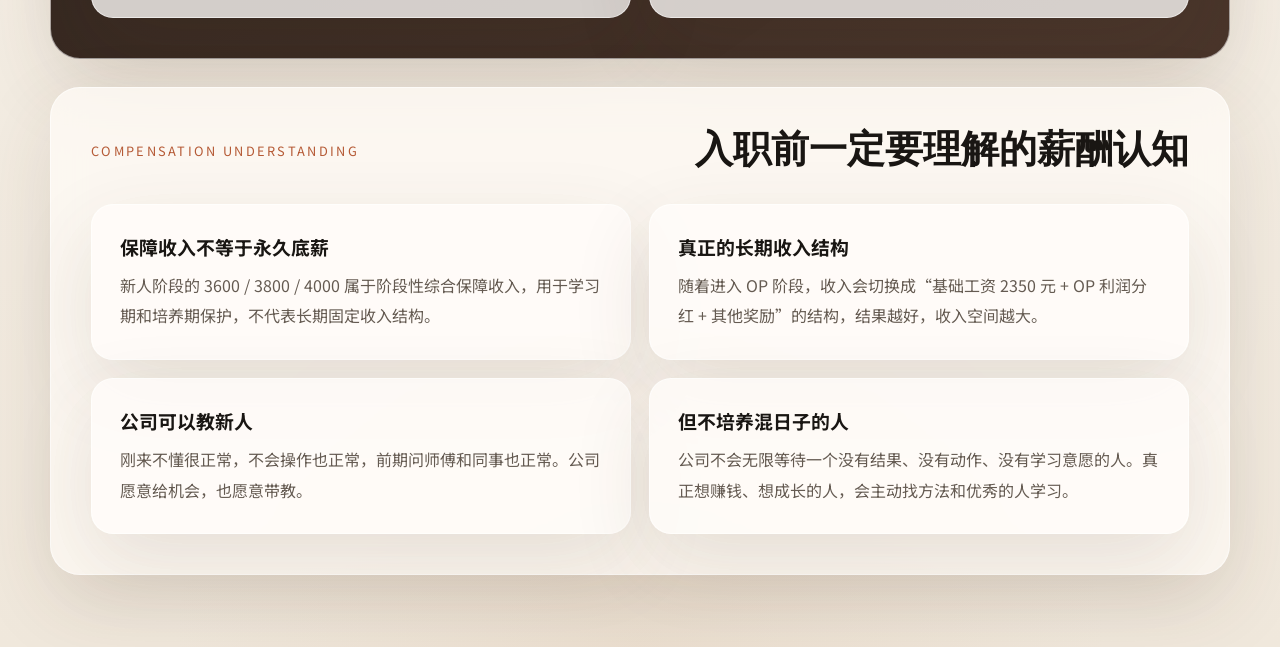
<file: onboarding.html>
<!DOCTYPE html>
<html lang="zh-CN">
  <head>
    <meta charset="UTF-8" />
    <meta name="viewport" content="width=device-width, initial-scale=1.0" />
    <title>新人入职｜中联智汇</title>
    <meta name="description" content="帮助新人提前理解公司节奏、适合人群、成长方式与入职后的变化路径。" />
    <link rel="preconnect" href="https://fonts.googleapis.com" />
    <link rel="preconnect" href="https://fonts.gstatic.com" crossorigin />
    <link
      href="https://fonts.googleapis.com/css2?family=Cormorant+Garamond:wght@500;600;700&family=Noto+Sans+SC:wght@400;500;700;900&display=swap"
      rel="stylesheet"
    />
    <link rel="stylesheet" href="style.css" />
  </head>
  <body>
    <div class="page-shell">
      <header class="site-header">
        <a class="brand" href="index.html">zhonglianzhihui</a>
        <button class="nav-toggle" type="button" aria-label="切换导航" aria-expanded="false">
          <span></span>
          <span></span>
        </button>
        <nav class="site-nav">
          <a href="index.html">首页</a>
          <a href="founder.html">创始人介绍</a>
          <a href="company.html">公司历程</a>
          <a href="op-model.html">OP机制</a>
          <a href="growth-path.html">晋升通道</a>
          <a href="projects.html">项目介绍</a>
          <a href="onboarding.html" class="is-active">新人入职</a>
          <a href="training.html">培训资料</a>
        </nav>
      </header>

      <main>
        <section class="hero inner-hero">
          <div class="hero-copy">
            <p class="eyebrow">Onboarding</p>
            <h1>让新同事在入职之前，<br />先看懂这家公司</h1>
            <p class="hero-intro">
              新人入职说明的核心，其实已经在 OP 机制和晋升通道里有了很完整的体现。
              这一页会把最关键的信息重新提炼出来，帮助新同事更快理解公司节奏。
            </p>
          </div>
        </section>

        <section class="section">
          <div class="section-heading">
            <p class="section-kicker">Onboarding Draft</p>
            <h2>新人入职前最需要知道的事</h2>
          </div>
          <div class="phase-grid">
            <article class="phase-card">
              <h3>适合什么样的人</h3>
              <p>愿意学习、能扛结果、愿意长期深耕京东、有成长欲望、愿意接受公司节奏的人。</p>
            </article>
            <article class="phase-card">
              <h3>不适合什么样的人</h3>
              <p>只想混时间、不愿意学习、不愿意承担结果、没有动作、没有责任感的人，不适合这套机制。</p>
            </article>
            <article class="phase-card">
              <h3>入职后的节奏</h3>
              <p>从学习观察期开始，通过带教、笔记、实操和结果判断，看你是否值得继续培养、继续给机会。</p>
            </article>
            <article class="phase-card">
              <h3>最终目标</h3>
              <p>不是只做普通员工，而是在京东赛道里逐步成长为能独立赚钱、能独立负责店铺的 OP 合伙人。</p>
            </article>
          </div>
        </section>

        <section class="section section-dark">
          <div class="section-heading">
            <p class="section-kicker">Newcomer Notes</p>
            <h2>公司希望新人做到的三件事</h2>
          </div>
          <div class="join-steps">
            <article class="step-card">
              <strong>01</strong>
              <h3>主动问</h3>
              <p>刚来不懂、不会操作都正常，但真正想成长的人，不会等别人一直推着走。</p>
            </article>
            <article class="step-card">
              <strong>02</strong>
              <h3>认真记</h3>
              <p>别人教你的内容，要整理成自己的笔记，同样的问题不要反复问。</p>
            </article>
            <article class="step-card">
              <strong>03</strong>
              <h3>马上做</h3>
              <p>每天做了什么、学了什么、哪里不会、哪里需要提升，都要有记录，也要有动作。</p>
            </article>
            <article class="step-card">
              <strong>04</strong>
              <h3>为结果负责</h3>
              <p>你可以暂时不会，但不能不学；可以暂时结果一般，但不能没有动作和责任心。</p>
            </article>
          </div>
        </section>

        <section class="section">
          <div class="section-heading">
            <p class="section-kicker">Compensation Understanding</p>
            <h2>入职前一定要理解的薪酬认知</h2>
          </div>
          <div class="phase-grid">
            <article class="phase-card">
              <h3>保障收入不等于永久底薪</h3>
              <p>新人阶段的 3600 / 3800 / 4000 属于阶段性综合保障收入，用于学习期和培养期保护，不代表长期固定收入结构。</p>
            </article>
            <article class="phase-card">
              <h3>真正的长期收入结构</h3>
              <p>随着进入 OP 阶段，收入会切换成“基础工资 2350 元 + OP 利润分红 + 其他奖励”的结构，结果越好，收入空间越大。</p>
            </article>
            <article class="phase-card">
              <h3>公司可以教新人</h3>
              <p>刚来不懂很正常，不会操作也正常，前期问师傅和同事也正常。公司愿意给机会，也愿意带教。</p>
            </article>
            <article class="phase-card">
              <h3>但不培养混日子的人</h3>
              <p>公司不会无限等待一个没有结果、没有动作、没有学习意愿的人。真正想赚钱、想成长的人，会主动找方法和优秀的人学习。</p>
            </article>
          </div>
        </section>
      </main>
    </div>
    <script src="script.js"></script>
  </body>
</html>
</file>
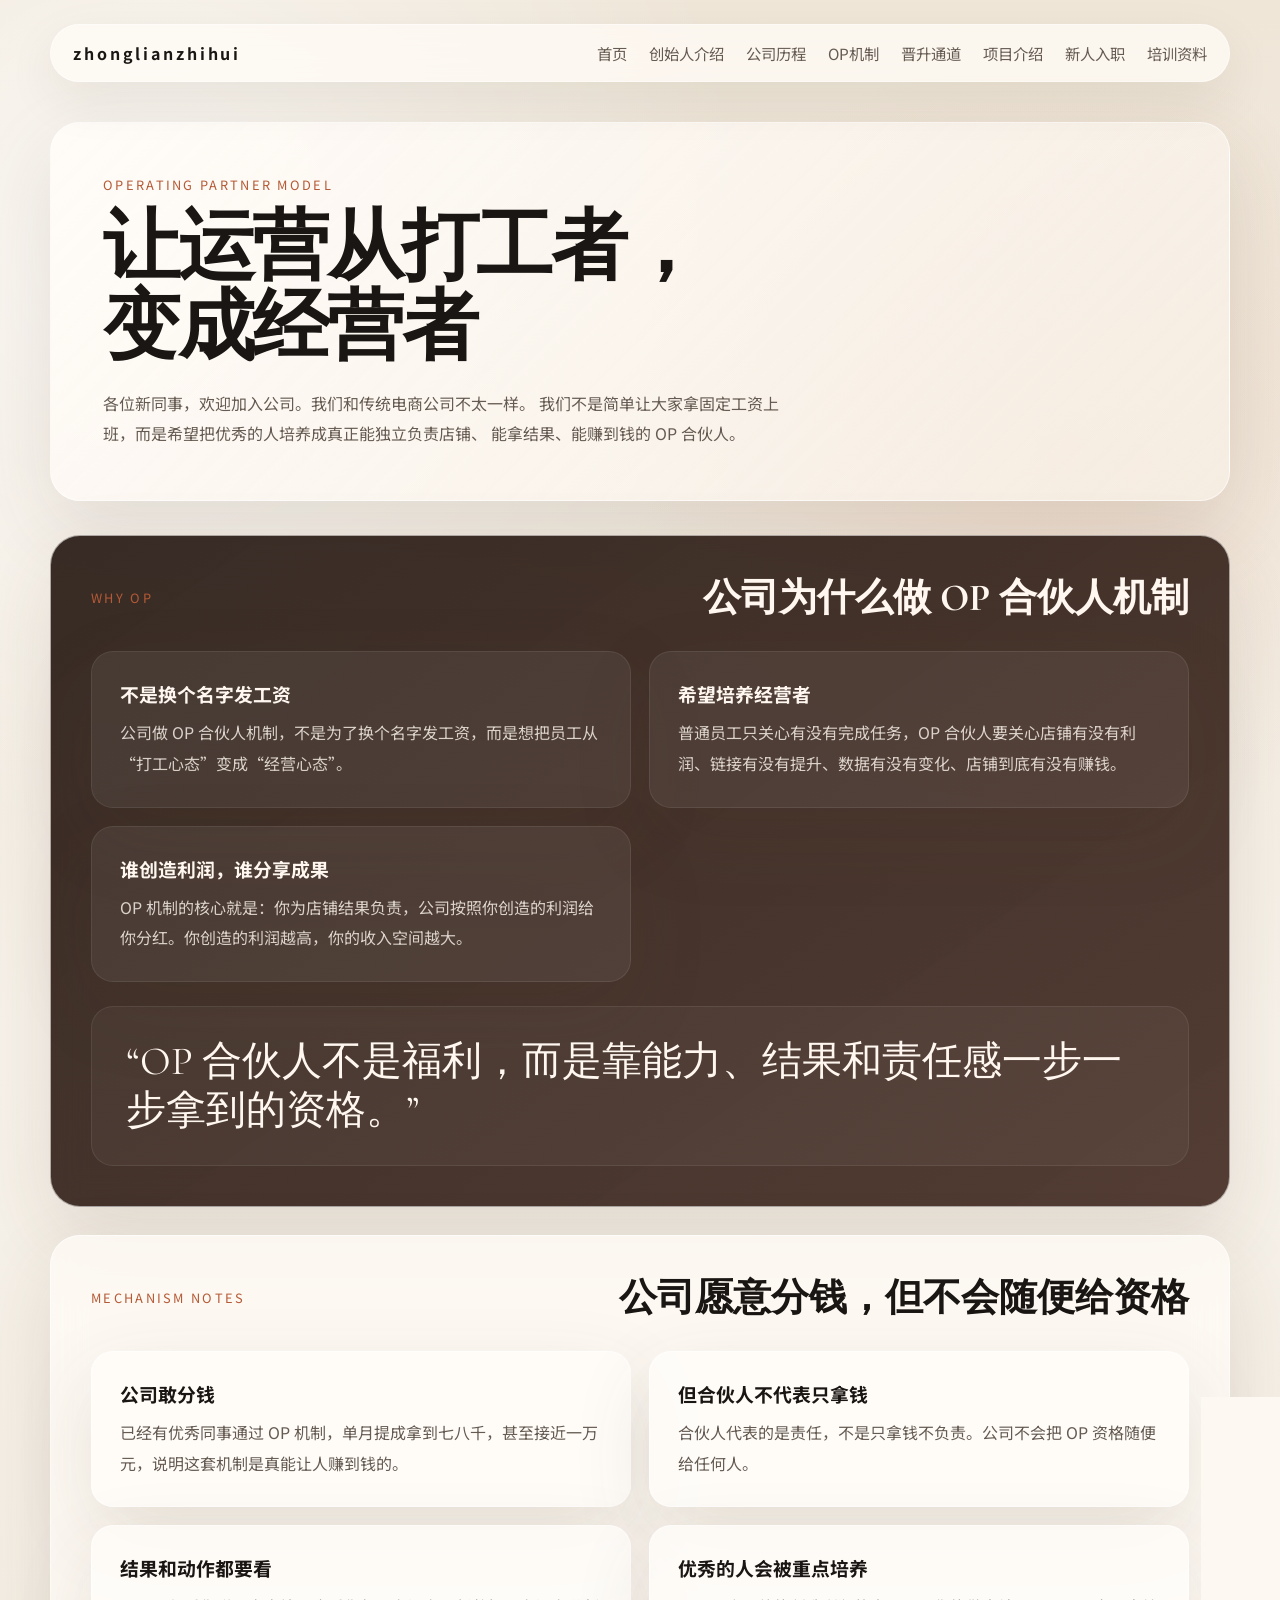
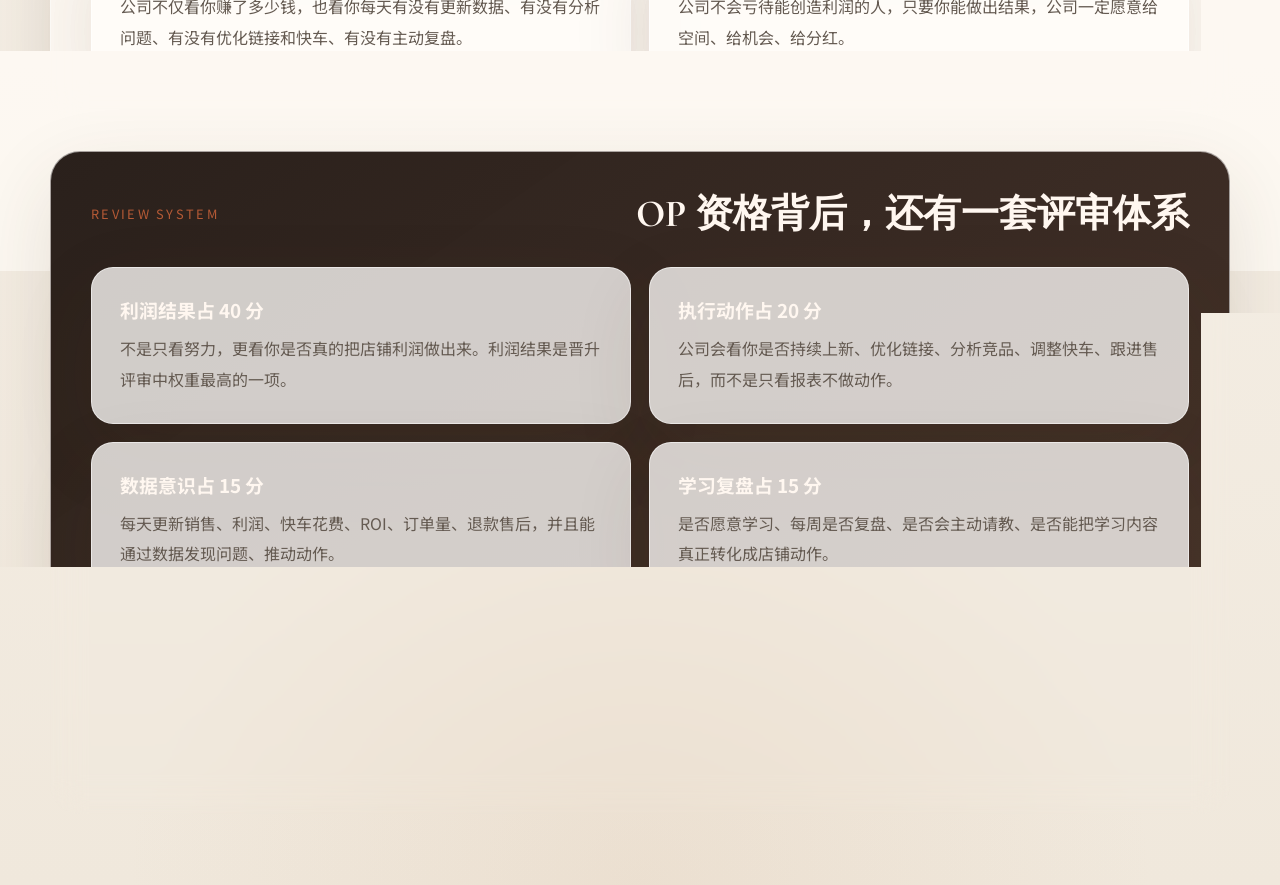
<file: op-model.html>
<!DOCTYPE html>
<html lang="zh-CN">
  <head>
    <meta charset="UTF-8" />
    <meta name="viewport" content="width=device-width, initial-scale=1.0" />
    <title>OP机制｜中联智汇</title>
    <meta name="description" content="解释什么是 OP 合伙人机制，它如何帮助运营人员从执行者成长为经营者。" />
    <link rel="preconnect" href="https://fonts.googleapis.com" />
    <link rel="preconnect" href="https://fonts.gstatic.com" crossorigin />
    <link
      href="https://fonts.googleapis.com/css2?family=Cormorant+Garamond:wght@500;600;700&family=Noto+Sans+SC:wght@400;500;700;900&display=swap"
      rel="stylesheet"
    />
    <link rel="stylesheet" href="style.css" />
  </head>
  <body>
    <div class="page-shell">
      <header class="site-header">
        <a class="brand" href="index.html">zhonglianzhihui</a>
        <button class="nav-toggle" type="button" aria-label="切换导航" aria-expanded="false">
          <span></span>
          <span></span>
        </button>
        <nav class="site-nav">
          <a href="index.html">首页</a>
          <a href="founder.html">创始人介绍</a>
          <a href="company.html">公司历程</a>
          <a href="op-model.html" class="is-active">OP机制</a>
          <a href="growth-path.html">晋升通道</a>
          <a href="projects.html">项目介绍</a>
          <a href="onboarding.html">新人入职</a>
          <a href="training.html">培训资料</a>
        </nav>
      </header>

      <main>
        <section class="hero inner-hero">
          <div class="hero-copy">
            <p class="eyebrow">Operating Partner Model</p>
            <h1>让运营从打工者，<br />变成经营者</h1>
            <p class="hero-intro">
              各位新同事，欢迎加入公司。我们和传统电商公司不太一样。
              我们不是简单让大家拿固定工资上班，而是希望把优秀的人培养成真正能独立负责店铺、
              能拿结果、能赚到钱的 OP 合伙人。
            </p>
          </div>
        </section>

        <section class="section section-accent">
          <div class="section-heading">
            <p class="section-kicker">Why OP</p>
            <h2>公司为什么做 OP 合伙人机制</h2>
          </div>
          <div class="model-grid">
            <article class="model-card">
              <h3>不是换个名字发工资</h3>
              <p>公司做 OP 合伙人机制，不是为了换个名字发工资，而是想把员工从“打工心态”变成“经营心态”。</p>
            </article>
            <article class="model-card">
              <h3>希望培养经营者</h3>
              <p>普通员工只关心有没有完成任务，OP 合伙人要关心店铺有没有利润、链接有没有提升、数据有没有变化、店铺到底有没有赚钱。</p>
            </article>
            <article class="model-card">
              <h3>谁创造利润，谁分享成果</h3>
              <p>OP 机制的核心就是：你为店铺结果负责，公司按照你创造的利润给你分红。你创造的利润越高，你的收入空间越大。</p>
            </article>
          </div>
          <div class="quote-panel">
            <p>“OP 合伙人不是福利，而是靠能力、结果和责任感一步一步拿到的资格。”</p>
          </div>
        </section>

        <section class="section">
          <div class="section-heading">
            <p class="section-kicker">Mechanism Notes</p>
            <h2>公司愿意分钱，但不会随便给资格</h2>
          </div>
          <div class="phase-grid">
            <article class="phase-card">
              <h3>公司敢分钱</h3>
              <p>已经有优秀同事通过 OP 机制，单月提成拿到七八千，甚至接近一万元，说明这套机制是真能让人赚到钱的。</p>
            </article>
            <article class="phase-card">
              <h3>但合伙人不代表只拿钱</h3>
              <p>合伙人代表的是责任，不是只拿钱不负责。公司不会把 OP 资格随便给任何人。</p>
            </article>
            <article class="phase-card">
              <h3>结果和动作都要看</h3>
              <p>公司不仅看你赚了多少钱，也看你每天有没有更新数据、有没有分析问题、有没有优化链接和快车、有没有主动复盘。</p>
            </article>
            <article class="phase-card">
              <h3>优秀的人会被重点培养</h3>
              <p>公司不会亏待能创造利润的人，只要你能做出结果，公司一定愿意给空间、给机会、给分红。</p>
            </article>
          </div>
        </section>

        <section class="section section-dark">
          <div class="section-heading">
            <p class="section-kicker">Review System</p>
            <h2>OP 资格背后，还有一套评审体系</h2>
          </div>
          <div class="phase-grid">
            <article class="phase-card">
              <h3>利润结果占 40 分</h3>
              <p>不是只看努力，更看你是否真的把店铺利润做出来。利润结果是晋升评审中权重最高的一项。</p>
            </article>
            <article class="phase-card">
              <h3>执行动作占 20 分</h3>
              <p>公司会看你是否持续上新、优化链接、分析竞品、调整快车、跟进售后，而不是只看报表不做动作。</p>
            </article>
            <article class="phase-card">
              <h3>数据意识占 15 分</h3>
              <p>每天更新销售、利润、快车花费、ROI、订单量、退款售后，并且能通过数据发现问题、推动动作。</p>
            </article>
            <article class="phase-card">
              <h3>学习复盘占 15 分</h3>
              <p>是否愿意学习、每周是否复盘、是否会主动请教、是否能把学习内容真正转化成店铺动作。</p>
            </article>
            <article class="phase-card">
              <h3>团队配合与价值观占 10 分</h3>
              <p>不抱怨、不甩锅、不破坏团队氛围，愿意承担结果、认可机制、具备合伙人意识，才适合继续往上走。</p>
            </article>
            <article class="phase-card">
              <h3>80 分是关键晋升线</h3>
              <p>综合评审达到 80 分以上，才更接近晋升下一阶段。90 分以上属于重点培养对象，60 分以下则不适合当前阶段。</p>
            </article>
          </div>
        </section>
      </main>
    </div>
    <script src="script.js"></script>
  </body>
</html>
</file>
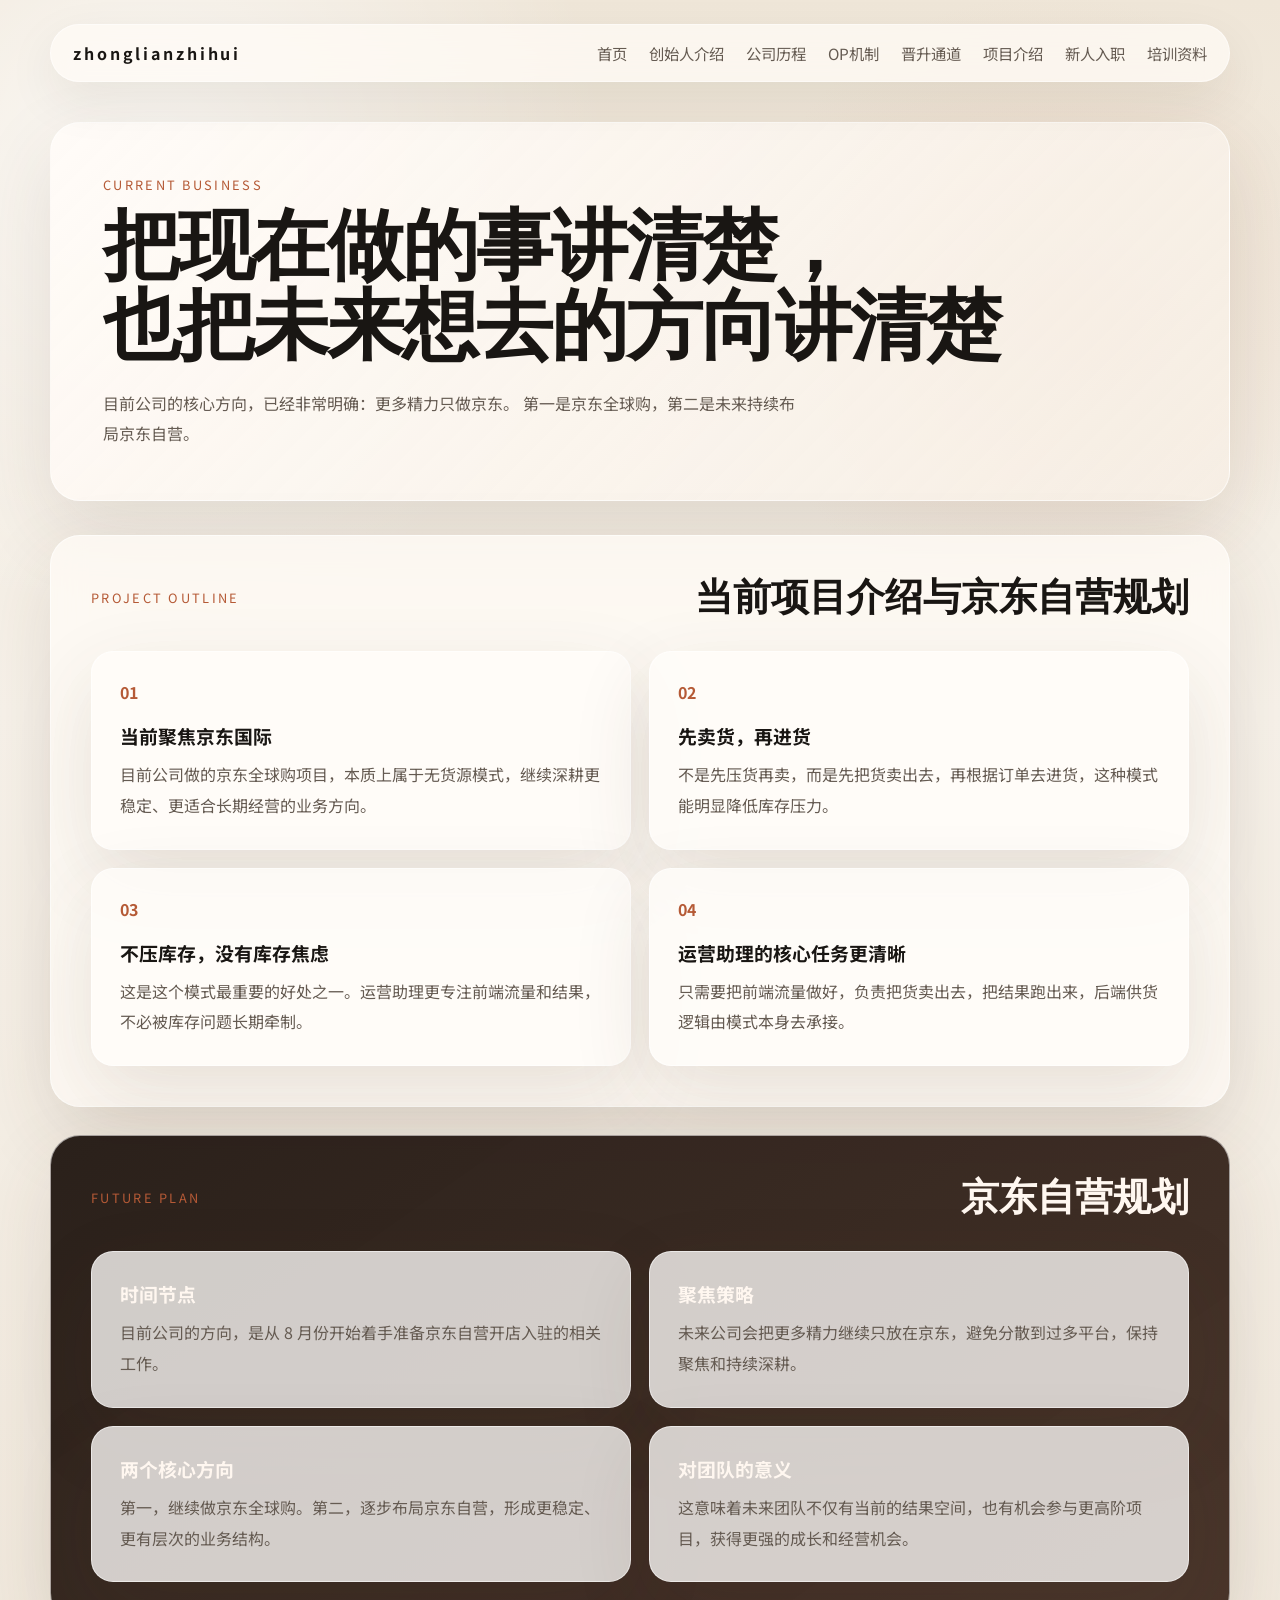
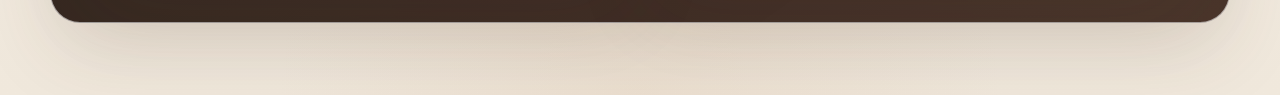
<file: projects.html>
<!DOCTYPE html>
<html lang="zh-CN">
  <head>
    <meta charset="UTF-8" />
    <meta name="viewport" content="width=device-width, initial-scale=1.0" />
    <title>项目介绍｜中联智汇</title>
    <meta name="description" content="展示公司当前京东国际项目优势，以及未来布局京东自营的方向。" />
    <link rel="preconnect" href="https://fonts.googleapis.com" />
    <link rel="preconnect" href="https://fonts.gstatic.com" crossorigin />
    <link
      href="https://fonts.googleapis.com/css2?family=Cormorant+Garamond:wght@500;600;700&family=Noto+Sans+SC:wght@400;500;700;900&display=swap"
      rel="stylesheet"
    />
    <link rel="stylesheet" href="style.css" />
  </head>
  <body>
    <div class="page-shell">
      <header class="site-header">
        <a class="brand" href="index.html">zhonglianzhihui</a>
        <button class="nav-toggle" type="button" aria-label="切换导航" aria-expanded="false">
          <span></span>
          <span></span>
        </button>
        <nav class="site-nav">
          <a href="index.html">首页</a>
          <a href="founder.html">创始人介绍</a>
          <a href="company.html">公司历程</a>
          <a href="op-model.html">OP机制</a>
          <a href="growth-path.html">晋升通道</a>
          <a href="projects.html" class="is-active">项目介绍</a>
          <a href="onboarding.html">新人入职</a>
          <a href="training.html">培训资料</a>
        </nav>
      </header>

      <main>
        <section class="hero inner-hero">
          <div class="hero-copy">
            <p class="eyebrow">Current Business</p>
            <h1>把现在做的事讲清楚，<br />也把未来想去的方向讲清楚</h1>
            <p class="hero-intro">
              目前公司的核心方向，已经非常明确：更多精力只做京东。
              第一是京东全球购，第二是未来持续布局京东自营。
            </p>
          </div>
        </section>

        <section class="section">
          <div class="section-heading">
            <p class="section-kicker">Project Outline</p>
            <h2>当前项目介绍与京东自营规划</h2>
          </div>
          <div class="advantage-grid">
            <article class="advantage-card">
              <span>01</span>
              <h3>当前聚焦京东国际</h3>
              <p>目前公司做的京东全球购项目，本质上属于无货源模式，继续深耕更稳定、更适合长期经营的业务方向。</p>
            </article>
            <article class="advantage-card">
              <span>02</span>
              <h3>先卖货，再进货</h3>
              <p>不是先压货再卖，而是先把货卖出去，再根据订单去进货，这种模式能明显降低库存压力。</p>
            </article>
            <article class="advantage-card">
              <span>03</span>
              <h3>不压库存，没有库存焦虑</h3>
              <p>这是这个模式最重要的好处之一。运营助理更专注前端流量和结果，不必被库存问题长期牵制。</p>
            </article>
            <article class="advantage-card">
              <span>04</span>
              <h3>运营助理的核心任务更清晰</h3>
              <p>只需要把前端流量做好，负责把货卖出去，把结果跑出来，后端供货逻辑由模式本身去承接。</p>
            </article>
          </div>
        </section>

        <section class="section section-dark">
          <div class="section-heading">
            <p class="section-kicker">Future Plan</p>
            <h2>京东自营规划</h2>
          </div>
          <div class="phase-grid">
            <article class="phase-card">
              <h3>时间节点</h3>
              <p>目前公司的方向，是从 8 月份开始着手准备京东自营开店入驻的相关工作。</p>
            </article>
            <article class="phase-card">
              <h3>聚焦策略</h3>
              <p>未来公司会把更多精力继续只放在京东，避免分散到过多平台，保持聚焦和持续深耕。</p>
            </article>
            <article class="phase-card">
              <h3>两个核心方向</h3>
              <p>第一，继续做京东全球购。第二，逐步布局京东自营，形成更稳定、更有层次的业务结构。</p>
            </article>
            <article class="phase-card">
              <h3>对团队的意义</h3>
              <p>这意味着未来团队不仅有当前的结果空间，也有机会参与更高阶项目，获得更强的成长和经营机会。</p>
            </article>
          </div>
        </section>
      </main>
    </div>
    <script src="script.js"></script>
  </body>
</html>
</file>
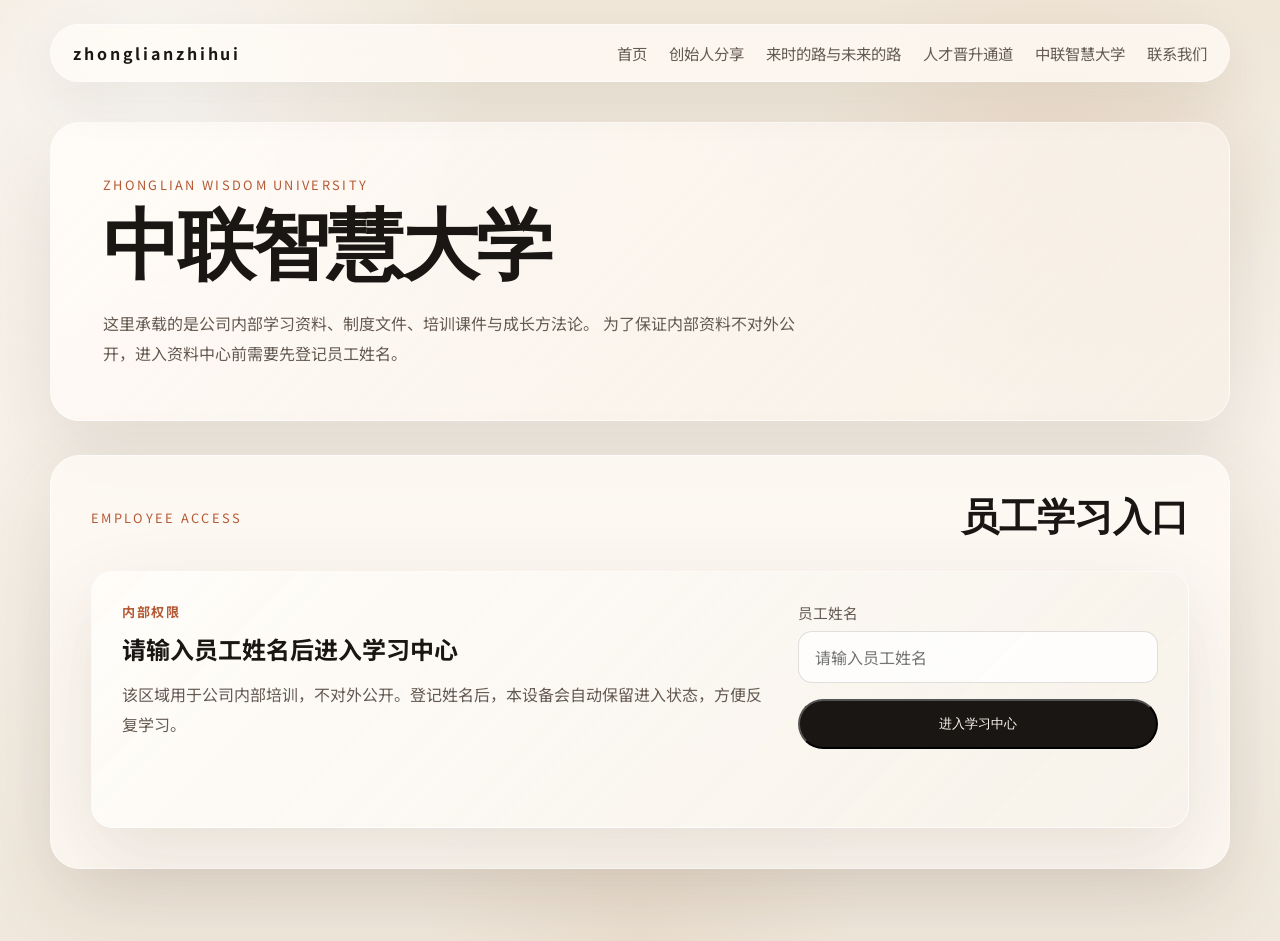
<file: training.html>
<!DOCTYPE html>
<html lang="zh-CN">
  <head>
    <meta charset="UTF-8" />
    <meta name="viewport" content="width=device-width, initial-scale=1.0" />
    <title>中联智慧大学｜中联智汇</title>
    <meta
      name="description"
      content="中联智慧大学内部学习中心，承载培训视频、PPT、PDF、SOP、表格模板等资料。"
    />
    <link rel="preconnect" href="https://fonts.googleapis.com" />
    <link rel="preconnect" href="https://fonts.gstatic.com" crossorigin />
    <link
      href="https://fonts.googleapis.com/css2?family=Cormorant+Garamond:wght@500;600;700&family=Noto+Sans+SC:wght@400;500;700;900&display=swap"
      rel="stylesheet"
    />
    <link rel="stylesheet" href="style.css" />
  </head>
  <body>
    <div class="page-shell">
      <header class="site-header">
        <a class="brand" href="index.html">zhonglianzhihui</a>
        <button class="nav-toggle" type="button" aria-label="切换导航" aria-expanded="false">
          <span></span>
          <span></span>
        </button>
        <nav class="site-nav">
          <a href="index.html">首页</a>
          <a href="founder.html">创始人分享</a>
          <a href="company.html">来时的路与未来的路</a>
          <a href="growth-path.html">人才晋升通道</a>
          <a href="training.html" class="is-active">中联智慧大学</a>
          <a href="contact.html">联系我们</a>
        </nav>
      </header>

      <main>
        <section class="hero inner-hero">
          <div class="hero-copy">
            <p class="eyebrow">Zhonglian Wisdom University</p>
            <h1>中联智慧大学</h1>
            <p class="hero-intro">
              这里承载的是公司内部学习资料、制度文件、培训课件与成长方法论。
              为了保证内部资料不对外公开，进入资料中心前需要先登记员工姓名。
            </p>
          </div>
        </section>

        <section class="section training-gate-section" data-training-gate>
          <div class="section-heading">
            <p class="section-kicker">Employee Access</p>
            <h2>员工学习入口</h2>
          </div>
          <div class="training-gate-card">
            <div>
              <p class="training-gate-label">内部权限</p>
              <h3>请输入员工姓名后进入学习中心</h3>
              <p class="training-gate-copy">
                该区域用于公司内部培训，不对外公开。登记姓名后，本设备会自动保留进入状态，方便反复学习。
              </p>
            </div>
            <form class="training-gate-form" data-training-form>
              <label class="training-field">
                <span>员工姓名</span>
                <input
                  type="text"
                  name="employeeName"
                  placeholder="请输入员工姓名"
                  autocomplete="name"
                  required
                />
              </label>
              <button class="button primary" type="submit">进入学习中心</button>
            </form>
            <div class="training-gate-status" data-training-status aria-live="polite"></div>
          </div>
        </section>

        <section class="section training-library is-hidden" data-training-library>
          <div class="section-heading">
            <p class="section-kicker">Learning Library</p>
            <h2>内部学习资料总览</h2>
          </div>
          <div class="training-library-head">
            <div>
              <p class="training-gate-label">当前登录</p>
              <strong class="training-user" data-training-user>未登录</strong>
            </div>
            <button class="button secondary" type="button" data-training-logout>退出查看</button>
          </div>

          <div class="training-grid">
            <article class="training-card training-card-feature">
              <span>一级入口</span>
              <h3>新人入职训练营</h3>
              <p>适合刚入职 30 天内的新同事，先建立公司认知、岗位认知和结果认知。</p>
              <ul>
                <li>二级：公司介绍与发展历程</li>
                <li>二级：OP 机制宣讲</li>
                <li>三级：入职第一周学习清单</li>
              </ul>
            </article>

            <article class="training-card">
              <span>一级入口</span>
              <h3>运营基础课</h3>
              <p>聚焦京东国际基础动作、店铺后台操作、日常流程和基础 SOP。</p>
              <ul>
                <li>二级：选品与上架</li>
                <li>二级：链接优化</li>
                <li>三级：每日数据登记模板</li>
              </ul>
            </article>

            <article class="training-card">
              <span>一级入口</span>
              <h3>利润结果课</h3>
              <p>围绕利润意识、成本意识、快车投放、复盘能力来建立经营思维。</p>
              <ul>
                <li>二级：利润核算逻辑</li>
                <li>二级：推广费与 ROI</li>
                <li>三级：亏损问题排查表</li>
              </ul>
            </article>

            <article class="training-card">
              <span>一级入口</span>
              <h3>OP 合伙人进阶</h3>
              <p>用于从见习 OP、准 OP 走向正式 OP 的成长资料与评审标准学习。</p>
              <ul>
                <li>二级：晋升评审维度</li>
                <li>二级：周复盘模板</li>
                <li>三级：正式 OP 资格标准</li>
              </ul>
            </article>
          </div>
        </section>

        <section class="section training-documents is-hidden" data-training-library>
          <div class="section-heading">
            <p class="section-kicker">Current Files</p>
            <h2>当前制度资料</h2>
          </div>
          <div class="phase-grid">
            <article class="phase-card">
              <h3>新人 OP 合伙人机制宣讲稿</h3>
              <p>用于新人入职前必读，系统讲清为什么做 OP、4 个成长阶段、分红逻辑和公司对新人的要求。</p>
            </article>
            <article class="phase-card">
              <h3>新人薪酬结构确认书</h3>
              <p>用于帮助新人提前理解保障收入、基础工资和 OP 分红切换逻辑，减少认知偏差。</p>
            </article>
            <article class="phase-card">
              <h3>OP 合伙人晋升评审表</h3>
              <p>用于展示利润结果、执行动作、数据意识、学习复盘和价值观等关键评审维度。</p>
            </article>
            <article class="phase-card">
              <h3>后续扩展方向</h3>
              <p>后续可以继续接入视频、PPT、PDF、SOP、考试题库与学习进度记录，逐步升级为完整的内部学习系统。</p>
            </article>
          </div>
        </section>
      </main>
    </div>
    <script src="script.js"></script>
  </body>
</html>
</file>
<file: style.css>
:root {
  --bg: #f2ecdf;
  --bg-soft: #fbf7f1;
  --panel: rgba(255, 252, 246, 0.76);
  --panel-strong: rgba(255, 250, 242, 0.94);
  --text: #191613;
  --muted: #655b52;
  --line: rgba(45, 35, 25, 0.12);
  --accent: #b55a36;
  --accent-deep: #7f3d24;
  --accent-soft: #efd7ca;
  --ink-dark: #241b16;
  --shadow: 0 28px 80px rgba(71, 48, 30, 0.12);
  --radius-lg: 30px;
  --radius-md: 22px;
  --radius-sm: 16px;
  --container: min(1180px, calc(100vw - 40px));
}

* {
  box-sizing: border-box;
}

html {
  scroll-behavior: smooth;
}

body {
  margin: 0;
  font-family: "Noto Sans SC", sans-serif;
  color: var(--text);
  min-height: 100vh;
  background:
    radial-gradient(circle at 12% 10%, rgba(255, 255, 255, 0.72), transparent 24%),
    radial-gradient(circle at 82% 18%, rgba(225, 178, 150, 0.22), transparent 18%),
    radial-gradient(circle at 50% 100%, rgba(214, 184, 155, 0.18), transparent 20%),
    linear-gradient(180deg, #efe6d8 0%, #f7f2ea 42%, #f0e8dc 100%);
}

body::before {
  content: "";
  position: fixed;
  inset: 0;
  pointer-events: none;
  background-image:
    linear-gradient(rgba(255, 255, 255, 0.08) 1px, transparent 1px),
    linear-gradient(90deg, rgba(255, 255, 255, 0.08) 1px, transparent 1px);
  background-size: 52px 52px;
  mask-image: linear-gradient(180deg, rgba(0, 0, 0, 0.24), transparent 88%);
}

.page-shell {
  width: var(--container);
  margin: 0 auto;
  padding: 24px 0 72px;
}

.portal-hero,
.portal-section,
.portal-about {
  opacity: 1;
  transform: none;
}

.portal-hero {
  min-height: auto;
  padding: 0;
}

.portal-hero-art {
  position: relative;
  overflow: hidden;
  min-height: 190px;
  padding: 38px 180px;
  border: 1px solid rgba(255, 255, 255, 0.75);
  border-radius: 20px;
  background:
    radial-gradient(circle at 50% 50%, rgba(255, 255, 255, 0.75), transparent 60%),
    linear-gradient(180deg, #d8eeff 0%, #ecf7ff 46%, #dff2ff 100%);
  box-shadow: 0 18px 40px rgba(72, 100, 131, 0.14);
}

.portal-hero-copy {
  position: relative;
  z-index: 2;
  text-align: center;
}

.portal-hero-kicker {
  margin: 0 0 8px;
  font-size: 0.86rem;
  font-weight: 700;
  color: #54422f;
  letter-spacing: 0.08em;
  text-transform: uppercase;
}

.portal-hero-copy h1 {
  margin: 0;
  font-size: clamp(2rem, 4vw, 3.3rem);
  font-family: "Noto Sans SC", sans-serif;
  font-weight: 900;
  letter-spacing: 0.04em;
  color: #2d241c;
}

.portal-hero-copy p {
  margin: 8px 0 0;
  color: #413629;
  font-size: 0.98rem;
  font-weight: 700;
}

.portal-map,
.plane {
  position: absolute;
  opacity: 0.86;
}

.portal-map {
  top: 34px;
  width: 190px;
  height: 100px;
  background: #5f4b37;
  clip-path: polygon(0 35%, 12% 22%, 23% 28%, 38% 18%, 49% 30%, 63% 14%, 78% 20%, 100% 10%, 92% 38%, 100% 65%, 78% 72%, 58% 88%, 40% 76%, 26% 85%, 18% 70%, 0 72%);
}

.portal-map-left {
  left: 26px;
}

.portal-map-right {
  right: 26px;
  transform: scaleX(-1);
}

.plane {
  width: 40px;
  height: 20px;
  background: #5f4b37;
  clip-path: polygon(0 60%, 36% 46%, 42% 0, 54% 0, 57% 44%, 100% 24%, 76% 56%, 100% 66%, 58% 61%, 54% 100%, 43% 100%, 35% 61%);
}

.plane-top {
  top: 18px;
  left: 286px;
  transform: rotate(10deg);
}

.plane-bottom {
  bottom: 22px;
  left: 62px;
  transform: scale(0.8) rotate(-12deg);
}

.portal-section {
  display: grid;
  gap: 14px;
  margin-top: 14px;
}

.portal-row {
  display: grid;
  grid-template-columns: 1fr 1fr 1fr;
  gap: 1px;
  overflow: hidden;
  border-radius: 16px;
  background: rgba(255, 255, 255, 0.88);
  box-shadow: 0 16px 34px rgba(77, 79, 87, 0.08);
}

.portal-row-green {
  grid-template-columns: 1fr 1fr 1fr 1fr;
}

.portal-row-blue {
  grid-template-columns: 1fr 2fr;
}

.portal-stack {
  display: grid;
  gap: 1px;
}

.portal-tile {
  position: relative;
  display: flex;
  flex-direction: column;
  align-items: center;
  justify-content: center;
  min-height: 108px;
  padding: 22px;
  text-decoration: none;
  overflow: hidden;
}

.portal-tile-large {
  min-height: 138px;
}

.portal-row-coral .portal-tile {
  background: linear-gradient(135deg, #ff875f, #ff5a62);
}

.portal-row-green .portal-tile {
  background: linear-gradient(135deg, #86dd61, #31c968);
}

.portal-row-blue .portal-tile {
  background: linear-gradient(135deg, #42c6e9, #329be7);
}

.portal-tile-title {
  position: relative;
  z-index: 2;
  color: #fff;
  font-size: 1.04rem;
  font-weight: 700;
  text-align: center;
  line-height: 1.55;
  text-shadow: 0 1px 2px rgba(0, 0, 0, 0.08);
}

.portal-tile-subtitle {
  position: relative;
  z-index: 2;
  margin-top: 6px;
  color: rgba(255, 255, 255, 0.85);
  font-size: 0.76rem;
  text-align: center;
  line-height: 1.5;
}

.portal-tile::before {
  content: "";
  position: absolute;
  left: 0;
  bottom: 0;
  width: 160px;
  height: 64px;
  background: rgba(255, 255, 255, 0.08);
  clip-path: polygon(0 100%, 16% 62%, 29% 86%, 45% 34%, 62% 70%, 80% 24%, 100% 100%);
}

.portal-tile-icon {
  position: absolute;
  right: 22px;
  bottom: 18px;
  width: 34px;
  height: 34px;
  z-index: 2;
}

.icon-heart {
  background:
    radial-gradient(circle at 30% 35%, #fff 0 36%, transparent 37%),
    radial-gradient(circle at 70% 35%, #fff 0 36%, transparent 37%),
    linear-gradient(45deg, transparent 43%, #fff 44% 56%, transparent 57%);
  transform: rotate(45deg);
}

.icon-sun {
  border-radius: 50%;
  background: #ffd761;
  box-shadow:
    0 -16px 0 -13px #ffd761,
    0 16px 0 -13px #ffd761,
    16px 0 0 -13px #ffd761,
    -16px 0 0 -13px #ffd761,
    11px 11px 0 -13px #ffd761,
    -11px 11px 0 -13px #ffd761,
    11px -11px 0 -13px #ffd761,
    -11px -11px 0 -13px #ffd761;
}

.icon-people::before,
.icon-people::after {
  content: "";
  position: absolute;
  background: #fff;
}

.icon-people::before {
  left: 8px;
  top: 4px;
  width: 18px;
  height: 18px;
  border-radius: 50%;
  box-shadow: 12px 2px 0 0 #fff;
}

.icon-people::after {
  left: 4px;
  bottom: 2px;
  width: 26px;
  height: 14px;
  border-radius: 14px 14px 6px 6px;
  box-shadow: 12px 0 0 0 #fff;
}

.icon-book {
  box-sizing: border-box;
  border: 2px solid #fff;
  border-radius: 2px;
}

.icon-book::before {
  content: "";
  position: absolute;
  left: 50%;
  top: 0;
  width: 2px;
  height: 100%;
  background: #fff;
}

.icon-chart {
  background:
    linear-gradient(#fff, #fff) left 3px bottom / 2px 12px no-repeat,
    linear-gradient(#fff, #fff) left 11px bottom / 2px 18px no-repeat,
    linear-gradient(#fff, #fff) left 19px bottom / 2px 24px no-repeat,
    linear-gradient(#fff, #fff) left 27px bottom / 2px 14px no-repeat,
    linear-gradient(#fff, #fff) left 2px bottom / 30px 2px no-repeat;
}

.portal-about {
  margin-top: 14px;
  padding: 18px 14px 0;
  background: rgba(255, 255, 255, 0.95);
  border-radius: 16px;
}

.is-hidden {
  display: none !important;
}

.training-gate-card,
.training-card {
  border: 1px solid rgba(255, 255, 255, 0.56);
  box-shadow: var(--shadow);
}

.training-gate-card {
  display: grid;
  grid-template-columns: minmax(0, 1fr) minmax(300px, 360px);
  gap: 24px;
  padding: 30px;
  border-radius: var(--radius-md);
  background:
    linear-gradient(135deg, rgba(255, 253, 249, 0.96), rgba(245, 240, 232, 0.82));
}

.training-gate-label {
  margin: 0 0 10px;
  color: var(--accent);
  font-size: 0.82rem;
  font-weight: 700;
  letter-spacing: 0.12em;
  text-transform: uppercase;
}

.training-gate-card h3 {
  margin: 0;
  font-size: 1.5rem;
}

.training-gate-copy {
  margin: 14px 0 0;
  color: var(--muted);
  line-height: 1.85;
}

.training-gate-form {
  display: flex;
  flex-direction: column;
  justify-content: center;
  gap: 16px;
}

.training-field {
  display: flex;
  flex-direction: column;
  gap: 8px;
}

.training-field span {
  font-size: 0.92rem;
  color: var(--muted);
}

.training-field input {
  width: 100%;
  min-height: 52px;
  padding: 0 16px;
  border: 1px solid rgba(45, 35, 25, 0.14);
  border-radius: 14px;
  background: rgba(255, 255, 255, 0.8);
  font: inherit;
  color: var(--text);
}

.training-field input:focus {
  outline: none;
  border-color: rgba(181, 90, 54, 0.48);
  box-shadow: 0 0 0 4px rgba(181, 90, 54, 0.08);
}

.training-gate-status {
  min-height: 24px;
  color: var(--accent-deep);
  font-size: 0.94rem;
}

.training-library-head {
  display: flex;
  align-items: center;
  justify-content: space-between;
  gap: 20px;
  margin-bottom: 24px;
  padding: 22px 24px;
  border-radius: var(--radius-md);
  background: rgba(255, 253, 250, 0.78);
  border: 1px solid rgba(255, 255, 255, 0.56);
  box-shadow: var(--shadow);
}

.training-user {
  display: block;
  font-size: 1.2rem;
}

.training-grid {
  display: grid;
  grid-template-columns: repeat(2, minmax(0, 1fr));
  gap: 18px;
}

.training-card {
  padding: 28px;
  border-radius: var(--radius-md);
  background: rgba(255, 253, 250, 0.82);
}

.training-card-feature {
  background:
    linear-gradient(145deg, rgba(44, 31, 24, 0.96), rgba(88, 55, 39, 0.95));
}

.training-card-feature span,
.training-card-feature h3,
.training-card-feature p,
.training-card-feature li {
  color: #fff7f0;
}

.training-card span {
  display: inline-block;
  margin-bottom: 14px;
  color: var(--accent);
  font-weight: 700;
}

.training-card h3 {
  margin: 0 0 10px;
  font-size: 1.2rem;
}

.training-card p {
  margin: 0;
  color: var(--muted);
  line-height: 1.82;
}

.training-card ul {
  margin: 18px 0 0;
  padding-left: 18px;
  color: var(--muted);
  line-height: 1.9;
}

.portal-about-head {
  display: flex;
  align-items: center;
  gap: 10px;
  margin-bottom: 10px;
}

.portal-about-head h2 {
  margin: 0;
  font-size: 1.1rem;
  font-weight: 700;
}

.portal-about-star {
  width: 18px;
  height: 18px;
  border-radius: 50%;
  background: radial-gradient(circle at 50% 50%, #ffd44d 0 38%, transparent 39%);
  box-shadow:
    0 -10px 0 -8px #ffd44d,
    0 10px 0 -8px #ffd44d,
    10px 0 0 -8px #ffd44d,
    -10px 0 0 -8px #ffd44d,
    7px 7px 0 -8px #ffd44d,
    -7px 7px 0 -8px #ffd44d,
    7px -7px 0 -8px #ffd44d,
    -7px -7px 0 -8px #ffd44d;
}

.portal-about-links {
  display: grid;
  grid-template-columns: repeat(4, 1fr);
  gap: 18px;
  padding: 8px 8px 20px;
}

.portal-about-link {
  display: flex;
  flex-direction: column;
  align-items: center;
  gap: 12px;
  padding: 18px 10px;
  color: var(--text);
  text-decoration: none;
}

.portal-about-link strong {
  font-size: 1rem;
  font-weight: 500;
}

.about-icon {
  width: 48px;
  height: 48px;
  border-radius: 50%;
  position: relative;
}

.about-icon::before,
.about-icon::after {
  content: "";
  position: absolute;
}

.about-icon-blue {
  background: #4aa6f4;
}

.about-icon-green {
  background: #39ca61;
}

.about-icon-orange {
  background: #ff884e;
}

.about-icon-red {
  background: #ff5c66;
}

.about-icon-blue::before {
  left: 14px;
  top: 15px;
  width: 20px;
  height: 14px;
  border: 2px solid #fff;
  border-radius: 4px;
}

.about-icon-blue::after {
  left: 19px;
  top: 31px;
  width: 8px;
  height: 8px;
  border-left: 2px solid #fff;
  border-bottom: 2px solid #fff;
  transform: skew(-18deg);
}

.about-icon-green::before {
  left: 13px;
  top: 14px;
  width: 22px;
  height: 16px;
  border: 2px solid #fff;
  border-radius: 4px;
}

.about-icon-green::after {
  left: 18px;
  top: 21px;
  width: 12px;
  height: 2px;
  background: #fff;
  box-shadow: -4px 4px 0 0 #fff, 4px 4px 0 0 #fff;
}

.about-icon-orange::before,
.about-icon-orange::after {
  top: 13px;
  width: 12px;
  height: 20px;
  border: 2px solid #fff;
}

.about-icon-orange::before {
  left: 11px;
  border-radius: 3px 0 0 3px;
}

.about-icon-orange::after {
  right: 11px;
  border-radius: 0 3px 3px 0;
}

.about-icon-red::before {
  left: 14px;
  top: 10px;
  width: 20px;
  height: 20px;
  border-radius: 50%;
  background: #fff;
}

.about-icon-red::after {
  left: 10px;
  bottom: 10px;
  width: 28px;
  height: 12px;
  border-radius: 16px 16px 8px 8px;
  background: #fff;
}

.about-icon.outline::before {
  left: 16px;
  top: 13px;
  width: 14px;
  height: 20px;
  border: 2px solid #fff;
  border-radius: 2px;
}

.about-icon.outline::after {
  left: 19px;
  top: 17px;
  width: 8px;
  height: 2px;
  background: #fff;
  box-shadow: 0 5px 0 0 #fff;
}

.portal-footer-note {
  padding: 18px 0 14px;
  border-top: 1px solid rgba(0, 0, 0, 0.06);
  text-align: center;
  color: #716960;
  font-size: 0.94rem;
}

.site-header {
  position: sticky;
  top: 16px;
  z-index: 20;
  display: flex;
  align-items: center;
  justify-content: space-between;
  gap: 24px;
  padding: 16px 22px;
  margin-bottom: 24px;
  border: 1px solid rgba(255, 255, 255, 0.5);
  border-radius: 999px;
  backdrop-filter: blur(14px);
  background: rgba(255, 251, 246, 0.74);
  box-shadow: 0 18px 50px rgba(56, 34, 18, 0.08);
}

.brand {
  color: var(--text);
  text-decoration: none;
  font-size: 1rem;
  font-weight: 700;
  letter-spacing: 0.18em;
  text-transform: lowercase;
}

.site-nav {
  display: flex;
  align-items: center;
  gap: 22px;
}

.site-nav a {
  position: relative;
  color: var(--muted);
  text-decoration: none;
  font-size: 0.96rem;
}

.site-nav a::after {
  content: "";
  position: absolute;
  left: 0;
  bottom: -6px;
  width: 100%;
  height: 1px;
  background: var(--accent);
  transform: scaleX(0);
  transform-origin: center;
  transition: transform 220ms ease;
}

.site-nav a:hover::after,
.site-nav a.is-active::after {
  transform: scaleX(1);
}

.nav-toggle {
  display: none;
  width: 46px;
  height: 46px;
  padding: 0;
  border: 0;
  border-radius: 50%;
  background: var(--panel-strong);
  cursor: pointer;
}

.nav-toggle span {
  display: block;
  width: 18px;
  height: 2px;
  margin: 5px auto;
  background: var(--text);
  transition: transform 200ms ease, opacity 200ms ease;
}

.hero,
.section {
  opacity: 0;
  transform: translateY(24px);
  transition: opacity 700ms ease, transform 700ms ease;
}

.hero.is-visible,
.section.is-visible {
  opacity: 1;
  transform: translateY(0);
}

.hero {
  display: grid;
  grid-template-columns: minmax(0, 1.35fr) minmax(320px, 0.65fr);
  gap: 28px;
  align-items: stretch;
  min-height: calc(100vh - 148px);
  padding: 36px 0 24px;
}

.page-hero {
  min-height: min(92vh, 860px);
}

.inner-hero {
  grid-template-columns: 1fr;
  min-height: auto;
  padding: 16px 0 6px;
}

.hero-copy,
.hero-card,
.section,
.portal-card,
.story-card,
.phase-card,
.advantage-card,
.future-card,
.step-card,
.model-card,
.contact-card {
  border: 1px solid rgba(255, 255, 255, 0.56);
  box-shadow: var(--shadow);
}

.hero-copy {
  display: flex;
  flex-direction: column;
  justify-content: center;
  padding: 52px;
  border-radius: var(--radius-lg);
  background:
    linear-gradient(135deg, rgba(255, 251, 247, 0.96), rgba(247, 239, 229, 0.76));
}

.eyebrow,
.section-kicker,
.card-label,
.timeline-year {
  margin: 0 0 14px;
  color: var(--accent);
  text-transform: uppercase;
  letter-spacing: 0.18em;
  font-size: 0.8rem;
}

.hero h1,
.section-heading h2,
.quote-panel p,
.company-stats strong {
  font-family: "Cormorant Garamond", serif;
}

.hero h1 {
  margin: 0;
  font-size: clamp(2.8rem, 6vw, 4.9rem);
  line-height: 1.04;
  letter-spacing: -0.03em;
}

.hero-subtitle {
  margin: 16px 0 0;
  font-size: clamp(1.02rem, 1.6vw, 1.28rem);
  font-weight: 700;
}

.hero-intro {
  max-width: 700px;
  margin: 20px 0 0;
  color: var(--muted);
  font-size: 1rem;
  line-height: 1.88;
}

.hero-actions {
  display: flex;
  flex-wrap: wrap;
  gap: 14px;
  margin-top: 34px;
}

.button {
  display: inline-flex;
  align-items: center;
  justify-content: center;
  min-height: 50px;
  padding: 0 22px;
  border-radius: 999px;
  text-decoration: none;
  transition: transform 180ms ease, background 180ms ease, color 180ms ease;
}

.button:hover {
  transform: translateY(-2px);
}

.button.primary {
  background: var(--text);
  color: #fff9f2;
}

.button.secondary {
  color: var(--text);
  border: 1px solid var(--line);
  background: rgba(255, 255, 255, 0.34);
}

.hero-card {
  display: flex;
  flex-direction: column;
  justify-content: flex-end;
  padding: 34px;
  border-radius: var(--radius-lg);
  background:
    linear-gradient(180deg, rgba(255, 255, 255, 0.12), transparent 36%),
    linear-gradient(160deg, rgba(190, 107, 74, 0.96), rgba(108, 55, 35, 0.96));
  color: #fff7f0;
}

.hero-card .card-label {
  display: inline-flex;
  align-items: center;
  align-self: flex-start;
  padding: 9px 16px;
  margin-bottom: 18px;
  border-radius: 999px;
  background: rgba(255, 255, 255, 0.18);
  color: #fffdf8;
  font-size: 0.98rem;
  font-weight: 800;
  letter-spacing: 0.1em;
  box-shadow: inset 0 0 0 1px rgba(255, 255, 255, 0.14);
}

.hero-card ul {
  margin: 10px 0 0;
  padding: 0;
  list-style: none;
}

.hero-card li {
  padding: 14px 0;
  border-bottom: 1px solid rgba(255, 255, 255, 0.18);
  line-height: 1.7;
}

.hero-card li:last-child {
  border-bottom: 0;
}

.section {
  margin-top: 28px;
  padding: 40px;
  border-radius: var(--radius-lg);
  background: var(--panel);
  backdrop-filter: blur(16px);
}

.section-heading {
  display: flex;
  justify-content: space-between;
  align-items: end;
  gap: 24px;
  margin-bottom: 30px;
}

.section-heading h2 {
  margin: 0;
  font-size: clamp(1.7rem, 3vw, 2.5rem);
  line-height: 1.18;
}

.story-grid,
.company-layout,
.join-layout,
.contact-layout {
  display: grid;
  gap: 22px;
}

.portal-grid {
  display: grid;
  grid-template-columns: repeat(3, minmax(0, 1fr));
  gap: 18px;
}

.portal-card {
  display: block;
  padding: 28px;
  border-radius: var(--radius-md);
  background: rgba(255, 253, 250, 0.78);
  color: inherit;
  text-decoration: none;
  transition: transform 180ms ease, border-color 180ms ease, box-shadow 180ms ease;
}

.portal-card:hover {
  transform: translateY(-4px);
  border-color: rgba(181, 90, 54, 0.26);
  box-shadow: 0 26px 60px rgba(71, 48, 30, 0.14);
}

.portal-card span {
  display: inline-block;
  margin-bottom: 18px;
  color: var(--accent);
  font-weight: 700;
}

.portal-card h3 {
  margin: 0 0 10px;
  font-size: 1.18rem;
}

.portal-card p {
  margin: 0;
  color: var(--muted);
  line-height: 1.9;
}

.story-grid {
  grid-template-columns: minmax(0, 1.15fr) minmax(340px, 0.85fr);
}

.story-lead {
  padding: 10px 0;
}

.story-lead p,
.company-copy p,
.join-copy p,
.timeline-content p,
.model-card p,
.contact-card p,
.contact-note,
.advantage-card p,
.future-card p,
.phase-card p,
.step-card p,
.story-card p {
  margin: 0;
  color: var(--muted);
  line-height: 1.92;
}

.story-lead p + p,
.company-copy p + p,
.join-copy p + p {
  margin-top: 16px;
}

.story-points,
.phase-grid,
.advantage-grid,
.future-grid,
.model-grid,
.join-steps {
  display: grid;
  gap: 18px;
}

.story-points,
.join-steps {
  grid-template-columns: 1fr;
}

.story-card,
.phase-card,
.advantage-card,
.future-card,
.step-card,
.model-card,
.contact-card,
.static-card {
  padding: 28px;
  border-radius: var(--radius-md);
  background: rgba(255, 253, 250, 0.78);
}

.light-card {
  background: rgba(255, 250, 244, 0.92);
}

.story-card span,
.advantage-card span {
  display: inline-block;
  margin-bottom: 18px;
  color: var(--accent);
  font-weight: 700;
}

.story-card h3,
.phase-card h3,
.advantage-card h3,
.future-card h3,
.step-card h3,
.model-card h3,
.timeline-content h3,
.contact-title {
  margin: 0 0 10px;
  font-size: 1.18rem;
}

.section-dark {
  background:
    linear-gradient(145deg, rgba(35, 25, 20, 0.97), rgba(66, 45, 35, 0.96));
  color: #fff7f0;
}

.section-dark .section-heading h2,
.section-dark .timeline-content h3 {
  color: #fff7f0;
}

.section-dark .timeline-content p {
  color: rgba(255, 247, 240, 0.78);
}

.timeline {
  position: relative;
  display: grid;
  gap: 20px;
  padding-left: 28px;
}

.timeline::before {
  content: "";
  position: absolute;
  left: 6px;
  top: 8px;
  bottom: 8px;
  width: 1px;
  background: linear-gradient(180deg, rgba(255, 223, 201, 0.94), rgba(255, 223, 201, 0.08));
}

.timeline-item {
  position: relative;
}

.timeline-dot {
  position: absolute;
  left: -28px;
  top: 7px;
  width: 13px;
  height: 13px;
  border-radius: 50%;
  background: #f3c5a9;
  box-shadow: 0 0 0 7px rgba(243, 197, 169, 0.12);
}

.timeline-content {
  padding: 4px 0 8px 20px;
}

.company-layout {
  grid-template-columns: minmax(0, 1fr) 320px;
  align-items: start;
}

.company-stats {
  display: grid;
  gap: 16px;
}

.company-stats div {
  padding: 24px;
  border-radius: var(--radius-md);
  background: rgba(255, 253, 250, 0.84);
  border: 1px solid rgba(255, 255, 255, 0.56);
  box-shadow: var(--shadow);
}

.company-stats strong {
  display: block;
  margin-bottom: 6px;
  font-size: 2rem;
}

.company-stats span {
  color: var(--muted);
  line-height: 1.7;
}

.phase-grid,
.advantage-grid,
.future-grid,
.model-grid {
  grid-template-columns: repeat(2, minmax(0, 1fr));
  margin-top: 24px;
}

.section-accent {
  background:
    linear-gradient(145deg, rgba(43, 30, 24, 0.94), rgba(68, 45, 35, 0.92));
  color: #fff7f0;
}

.section-accent .section-heading h2,
.section-accent .model-card h3,
.section-accent .quote-panel p {
  color: #fff7f0;
}

.section-accent .model-card {
  background: rgba(255, 255, 255, 0.06);
  border-color: rgba(255, 255, 255, 0.08);
}

.section-accent .model-card p {
  color: rgba(255, 247, 240, 0.8);
}

.quote-panel {
  margin-top: 24px;
  padding: 30px 34px;
  border-radius: var(--radius-md);
  border: 1px solid rgba(255, 255, 255, 0.08);
  background: rgba(255, 255, 255, 0.04);
}

.quote-panel p {
  margin: 0;
  font-size: clamp(1.6rem, 3.8vw, 2.5rem);
  line-height: 1.22;
}

.join-layout {
  grid-template-columns: minmax(0, 0.9fr) minmax(0, 1.1fr);
  align-items: start;
}

.join-steps {
  grid-template-columns: repeat(2, minmax(0, 1fr));
}

.step-card strong {
  display: inline-flex;
  width: 44px;
  height: 44px;
  align-items: center;
  justify-content: center;
  margin-bottom: 16px;
  border-radius: 50%;
  background: var(--accent-soft);
  color: var(--accent-deep);
  font-size: 0.95rem;
}

.contact-layout {
  grid-template-columns: minmax(0, 1fr) minmax(300px, 380px);
}

.contact-meta {
  display: inline-flex;
  flex-direction: column;
  gap: 4px;
  margin-top: 18px;
  padding: 16px 18px;
  border-radius: 18px;
  background: rgba(181, 90, 54, 0.08);
}

.contact-meta span {
  color: var(--muted);
  font-size: 0.92rem;
}

.contact-meta strong {
  font-size: 1.2rem;
  letter-spacing: 0.06em;
}

.qr-card {
  display: flex;
  flex-direction: column;
  align-items: center;
}

.qr-image {
  width: min(100%, 320px);
  border-radius: 22px;
  box-shadow: 0 24px 60px rgba(0, 0, 0, 0.1);
}

.contact-note {
  margin-top: 14px;
  font-size: 0.96rem;
}

@media (max-width: 1100px) {
  .training-grid,
  .training-gate-card,
  .portal-about-links,
  .story-grid,
  .company-layout,
  .join-layout,
  .contact-layout,
  .hero,
  .portal-grid,
  .phase-grid,
  .advantage-grid,
  .future-grid,
  .model-grid,
  .join-steps {
    grid-template-columns: 1fr;
  }

  .portal-row-green {
    grid-template-columns: 1fr 1fr;
  }
}

@media (max-width: 980px) {
  .portal-hero-art {
    padding: 34px 32px 30px;
  }

  .portal-map,
  .plane {
    display: none;
  }

  .hero {
    min-height: auto;
  }

  .hero-copy {
    padding: 42px 32px;
  }

  .section {
    padding: 34px 24px;
  }
}

@media (max-width: 760px) {
  .page-shell {
    width: min(100vw - 24px, 100%);
    padding-top: 14px;
  }

  .site-header {
    top: 10px;
    padding: 14px 16px;
    border-radius: 28px;
  }

  .nav-toggle {
    display: inline-block;
  }

  .nav-toggle.is-open span:first-child {
    transform: translateY(7px) rotate(45deg);
  }

  .nav-toggle.is-open span:last-child {
    transform: translateY(-7px) rotate(-45deg);
  }

  .site-nav {
    position: absolute;
    top: calc(100% + 10px);
    left: 0;
    right: 0;
    display: grid;
    gap: 8px;
    padding: 14px;
    border-radius: 24px;
    background: rgba(255, 251, 246, 0.95);
    border: 1px solid rgba(255, 255, 255, 0.58);
    box-shadow: 0 18px 40px rgba(56, 34, 18, 0.1);
    opacity: 0;
    pointer-events: none;
    transform: translateY(-6px);
    transition: opacity 200ms ease, transform 200ms ease;
  }

  .site-nav.is-open {
    opacity: 1;
    pointer-events: auto;
    transform: translateY(0);
  }

  .site-nav a {
    padding: 10px 8px;
  }

  .hero {
    padding-top: 12px;
  }

  .portal-row,
  .portal-row-green,
  .portal-about-links {
    grid-template-columns: 1fr;
  }

  .portal-stack {
    grid-template-columns: 1fr;
  }

  .portal-row-blue {
    grid-template-columns: 1fr 1fr;
  }

  .portal-row-blue .portal-tile-large {
    min-height: 168px;
  }

  .portal-row-blue .portal-tile-large:last-child {
    grid-column: 2 / 3;
  }

  .portal-tile,
  .portal-tile-large {
    min-height: 92px;
  }

  .portal-hero-copy h1 {
    font-size: 1.56rem;
    line-height: 1.25;
  }

  .portal-hero-copy p {
    font-size: 0.84rem;
  }

  .portal-tile-title {
    font-size: 0.92rem;
  }

  .portal-tile-subtitle {
    font-size: 0.66rem;
    line-height: 1.45;
  }

  .portal-about-link strong {
    font-size: 0.9rem;
  }

  .training-library-head {
    display: block;
  }

  .training-library-head .button {
    width: 100%;
    margin-top: 16px;
  }

  .hero-copy,
  .hero-card,
  .portal-card,
  .story-card,
  .phase-card,
  .advantage-card,
  .future-card,
  .step-card,
  .model-card,
  .contact-card {
    padding: 26px 22px;
  }

  .hero h1 {
    font-size: clamp(2.2rem, 10vw, 3.1rem);
  }

  .hero-intro {
    font-size: 0.98rem;
  }

  .section-heading {
    display: block;
  }

  .section-heading h2 {
    margin-top: 8px;
  }

  .timeline {
    padding-left: 22px;
  }

  .timeline-dot {
    left: -22px;
  }
}
</file>
